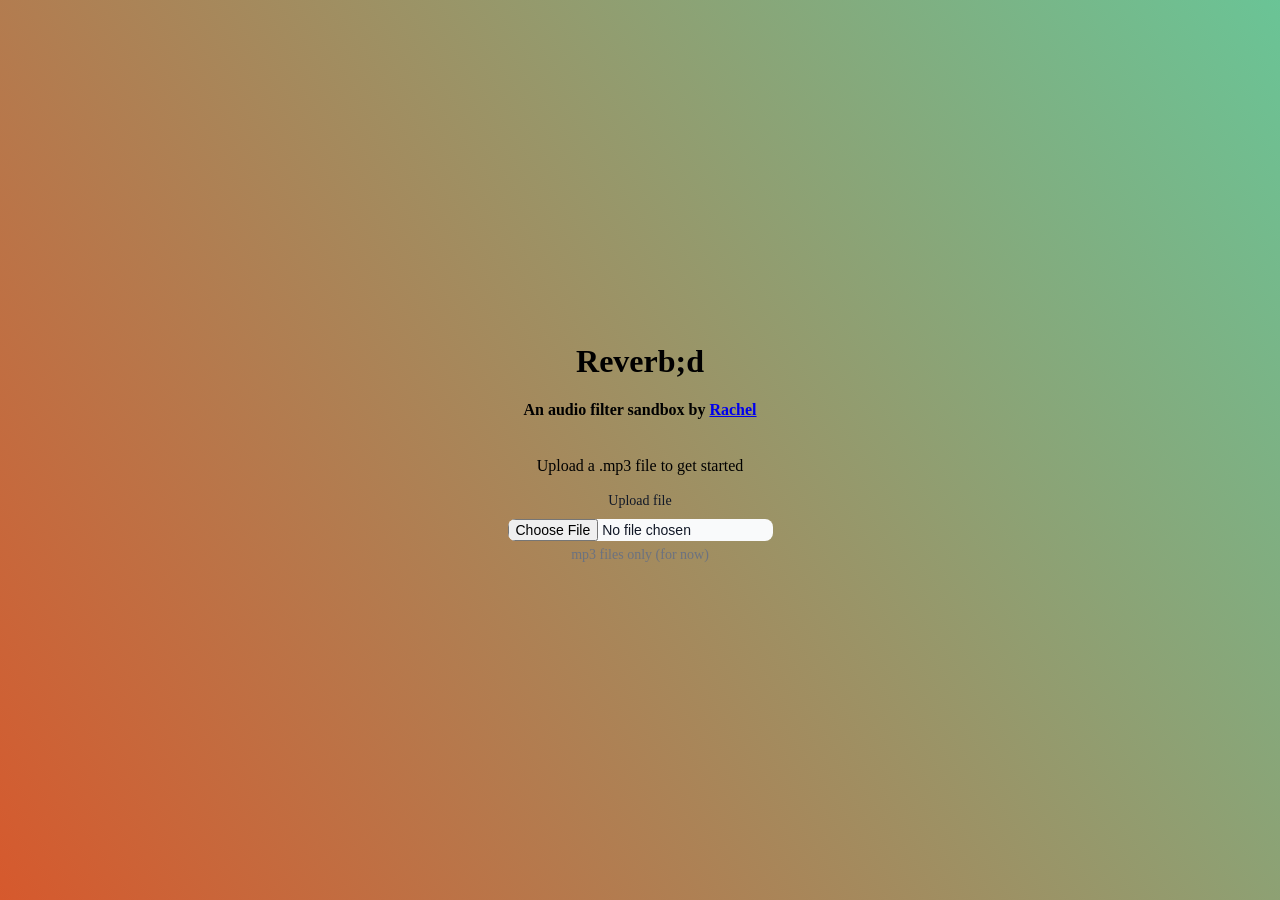
<file: index.html>
<!DOCTYPE html>
<html lang="en-US">
<head>
    <title>Reverb;d</title>
    <link rel="stylesheet" href="site/css/output.css">
</head>
<body class="centered-body">
<div class="max-w-screen-lg centered-div">
    <!-- Header -->
    <header>
        <h1>Reverb;d</h1>
        <h4>An audio filter sandbox by <a href="https://github.com/sheikhrachel">Rachel</a></h4>
    </header>
    <!-- Main Content -->
    <main>
        <!-- Upload Form -->
        <form id="uploadForm" enctype="multipart/form-data">
            <p>Upload a .mp3 file to get started</p>
            <label class="label-text" for="file_input">Upload file</label>
            <input class="file-input" aria-describedby="file_input_help" id="file_input" type="file" accept=".mp3">
            <p class="help-text" id="file_input_help">mp3 files only (for now)</p>
        </form>
        <!-- Audio Controls -->
        <div id="audio-controls" class="flex items-center p-4 bg-gray-900 text-white">
            <!-- Custom Play/Pause Button -->
            <button id="playPauseButton" class="audio-btn mr-4">
                Play
            </button>
            <!-- Custom Audio Progress Bar -->
            <div id="progressContainer" class="relative flex-1 mr-4 h-2 bg-gray-700 rounded">
                <div id="progressBar" class="absolute h-2 bg-blue-500 rounded"></div>
            </div>
        </div>
        <!-- Audio Visualizer -->
        <div id="audio-visualizer">
            <canvas id="visualizerCanvas"></canvas>
        </div>
        <!-- Filter Buttons -->
        <div id="filter-buttons">
            <p>Use these buttons to apply an audio filter</p>
        </div>
        <!-- loading spinner -->
        <div id="loading-spinner" class="loading-spinner" style="display:none;"></div>
    </main>
</div>
<!-- Scripts -->
<script src="site/js/site.js"></script>
</body>
</html>
</file>
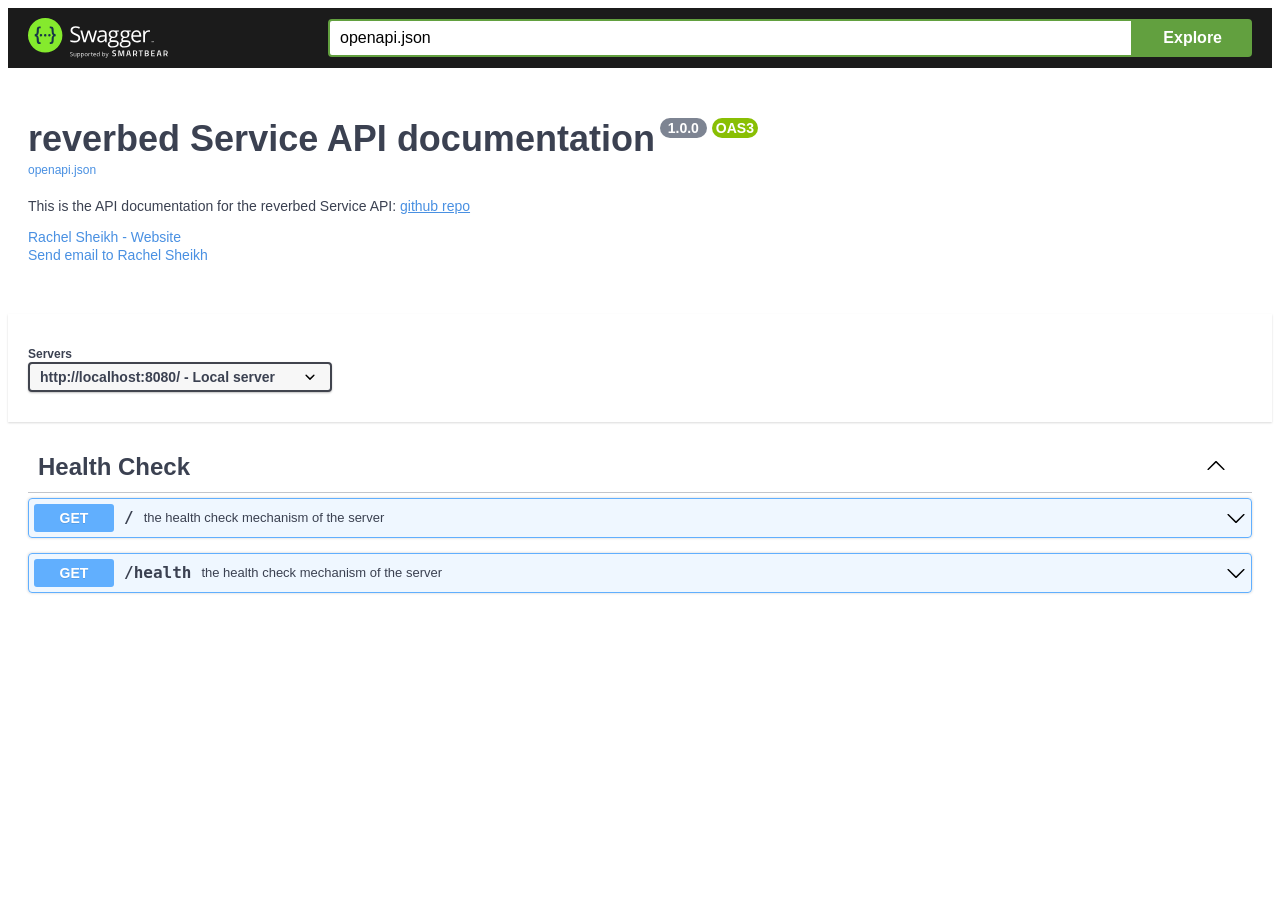
<file: swaggerui/index.html>
<!-- HTML for static distribution bundle build -->
<!DOCTYPE html>
<html lang="en">
  <head>
    <meta charset="UTF-8">
    <title>Swagger UI</title>
    <link rel="stylesheet" type="text/css" href="./swagger-ui.css" />
    <link rel="icon" type="image/png" href="./favicon-32x32.png" sizes="32x32" />
    <link rel="icon" type="image/png" href="./favicon-16x16.png" sizes="16x16" />
  </head>

  <body>
    <div id="swagger-ui"></div>
    <script src="./swagger-ui-bundle.js" charset="UTF-8"> </script>
    <script src="./swagger-ui-standalone-preset.js" charset="UTF-8"> </script>
    <script src="./swagger-initializer.js" charset="UTF-8"> </script>
  </body>
</html>
</file>
<file: site/css/output.css>
#filter-buttons {
  display: flex;
  flex-wrap: wrap;
  justify-content: space-between;
}

.filter-btn {
  border-radius: 0.25rem;
  padding: 0.5rem 1rem;
  font-weight: 700;
  flex-basis: calc(33.3333% - 10px);
  margin: 5px;
}

.filter-btn-blue {
  --tw-bg-opacity: 1;
  background-color: rgb(59 130 246 / var(--tw-bg-opacity));
  --tw-text-opacity: 1;
  color: rgb(255 255 255 / var(--tw-text-opacity))
}

.filter-btn-blue:hover {
  --tw-bg-opacity: 1;
  background-color: rgb(29 78 216 / var(--tw-bg-opacity))
}

.audio-btn {
  border-radius: 0.25rem;
  --tw-bg-opacity: 1;
  background-color: rgb(59 130 246 / var(--tw-bg-opacity));
  padding: 0.5rem 1rem;
  --tw-text-opacity: 1;
  color: rgb(255 255 255 / var(--tw-text-opacity))
}

.audio-btn:hover {
  --tw-bg-opacity: 1;
  background-color: rgb(29 78 216 / var(--tw-bg-opacity))
}

.label-text {
  margin-bottom: 0.5rem;
  display: block;
  font-size: 0.875rem;
  line-height: 1.25rem;
  font-weight: 500;
  --tw-text-opacity: 1;
  color: rgb(17 24 39 / var(--tw-text-opacity))
}

@media (prefers-color-scheme: dark) {
  .label-text {
    --tw-text-opacity: 1;
    color: rgb(255 255 255 / var(--tw-text-opacity))
  }
}

.file-input {
  display: block;
  width: 100%;
  cursor: pointer;
  border-radius: 0.5rem;
  border-width: 1px;
  --tw-border-opacity: 1;
  border-color: rgb(209 213 219 / var(--tw-border-opacity));
  --tw-bg-opacity: 1;
  background-color: rgb(249 250 251 / var(--tw-bg-opacity));
  font-size: 0.875rem;
  line-height: 1.25rem;
  --tw-text-opacity: 1;
  color: rgb(17 24 39 / var(--tw-text-opacity))
}

.file-input:focus {
  outline: 2px solid transparent;
  outline-offset: 2px
}

@media (prefers-color-scheme: dark) {
  .file-input {
    --tw-border-opacity: 1;
    border-color: rgb(75 85 99 / var(--tw-border-opacity));
    --tw-bg-opacity: 1;
    background-color: rgb(55 65 81 / var(--tw-bg-opacity));
    --tw-text-opacity: 1;
    color: rgb(156 163 175 / var(--tw-text-opacity))
  }

  .file-input::-moz-placeholder {
    --tw-placeholder-opacity: 1;
    color: rgb(156 163 175 / var(--tw-placeholder-opacity))
  }

  .file-input::placeholder {
    --tw-placeholder-opacity: 1;
    color: rgb(156 163 175 / var(--tw-placeholder-opacity))
  }
}

.help-text {
  margin-top: 0.25rem;
  font-size: 0.875rem;
  line-height: 1.25rem;
  --tw-text-opacity: 1;
  color: rgb(107 114 128 / var(--tw-text-opacity))
}

@media (prefers-color-scheme: dark) {
  .help-text {
    --tw-text-opacity: 1;
    color: rgb(209 213 219 / var(--tw-text-opacity))
  }
}

body {
  display: flex;
  align-items: center;
  justify-content: center;
  height: 100vh;
  margin: 0;
  background-image: linear-gradient(235deg, #6ac496, #d6592d);
}

div.max-w-screen-lg {
  display: flex;
  flex-direction: column;
  align-items: center;
  text-align: center;
}

h4 a:visited, h4 a:active, h4 a:focus {
  outline: none;
  color: inherit;
}

.loading-spinner {
  width: 100px;
  height: 100px;
  position: relative;
  margin: 0 auto;
}

.orb {
  position: absolute;
  width: 10px;
  height: 10px;
  border-radius: 50%;
  background: linear-gradient(to bottom, #d6592d, #6ac496);
}

.orb::before {
  content: "";
  display: block;
  width: 100%;
  height: 100%;
  border-radius: 50%;
  background: inherit;
  animation: pulse 2s ease-in-out infinite;
}

@keyframes rotate {
  0% { transform: rotate(0deg); }
  100% { transform: rotate(360deg); }
}

@keyframes pulse {
  0%, 100% { transform: scale(1); }
  50% { transform: scale(1.5); }
}

#visualizerCanvas {
  transform: scaleX(2);
}
</file>
<file: swaggerui/swagger-ui.css>
.swagger-ui{color:#3b4151;font-family:sans-serif/*! normalize.css v7.0.0 | MIT License | github.com/necolas/normalize.css */}.swagger-ui html{-ms-text-size-adjust:100%;-webkit-text-size-adjust:100%;line-height:1.15}.swagger-ui body{margin:0}.swagger-ui article,.swagger-ui aside,.swagger-ui footer,.swagger-ui header,.swagger-ui nav,.swagger-ui section{display:block}.swagger-ui h1{font-size:2em;margin:.67em 0}.swagger-ui figcaption,.swagger-ui figure,.swagger-ui main{display:block}.swagger-ui figure{margin:1em 40px}.swagger-ui hr{box-sizing:content-box;height:0;overflow:visible}.swagger-ui pre{font-family:monospace,monospace;font-size:1em}.swagger-ui a{-webkit-text-decoration-skip:objects;background-color:transparent}.swagger-ui abbr[title]{border-bottom:none;text-decoration:underline;-webkit-text-decoration:underline dotted;text-decoration:underline dotted}.swagger-ui b,.swagger-ui strong{font-weight:inherit;font-weight:bolder}.swagger-ui code,.swagger-ui kbd,.swagger-ui samp{font-family:monospace,monospace;font-size:1em}.swagger-ui dfn{font-style:italic}.swagger-ui mark{background-color:#ff0;color:#000}.swagger-ui small{font-size:80%}.swagger-ui sub,.swagger-ui sup{font-size:75%;line-height:0;position:relative;vertical-align:baseline}.swagger-ui sub{bottom:-.25em}.swagger-ui sup{top:-.5em}.swagger-ui audio,.swagger-ui video{display:inline-block}.swagger-ui audio:not([controls]){display:none;height:0}.swagger-ui img{border-style:none}.swagger-ui svg:not(:root){overflow:hidden}.swagger-ui button,.swagger-ui input,.swagger-ui optgroup,.swagger-ui select,.swagger-ui textarea{font-family:sans-serif;font-size:100%;line-height:1.15;margin:0}.swagger-ui button,.swagger-ui input{overflow:visible}.swagger-ui button,.swagger-ui select{text-transform:none}.swagger-ui [type=reset],.swagger-ui [type=submit],.swagger-ui button,.swagger-ui html [type=button]{-webkit-appearance:button}.swagger-ui [type=button]::-moz-focus-inner,.swagger-ui [type=reset]::-moz-focus-inner,.swagger-ui [type=submit]::-moz-focus-inner,.swagger-ui button::-moz-focus-inner{border-style:none;padding:0}.swagger-ui [type=button]:-moz-focusring,.swagger-ui [type=reset]:-moz-focusring,.swagger-ui [type=submit]:-moz-focusring,.swagger-ui button:-moz-focusring{outline:1px dotted ButtonText}.swagger-ui fieldset{padding:.35em .75em .625em}.swagger-ui legend{box-sizing:border-box;color:inherit;display:table;max-width:100%;padding:0;white-space:normal}.swagger-ui progress{display:inline-block;vertical-align:baseline}.swagger-ui textarea{overflow:auto}.swagger-ui [type=checkbox],.swagger-ui [type=radio]{box-sizing:border-box;padding:0}.swagger-ui [type=number]::-webkit-inner-spin-button,.swagger-ui [type=number]::-webkit-outer-spin-button{height:auto}.swagger-ui [type=search]{-webkit-appearance:textfield;outline-offset:-2px}.swagger-ui [type=search]::-webkit-search-cancel-button,.swagger-ui [type=search]::-webkit-search-decoration{-webkit-appearance:none}.swagger-ui ::-webkit-file-upload-button{-webkit-appearance:button;font:inherit}.swagger-ui details,.swagger-ui menu{display:block}.swagger-ui summary{display:list-item}.swagger-ui canvas{display:inline-block}.swagger-ui [hidden],.swagger-ui template{display:none}.swagger-ui .debug *{outline:1px solid gold}.swagger-ui .debug-white *{outline:1px solid #fff}.swagger-ui .debug-black *{outline:1px solid #000}.swagger-ui .debug-grid{background:transparent url([data-uri]) repeat 0 0}.swagger-ui .debug-grid-16{background:transparent url([data-uri]) repeat 0 0}.swagger-ui .debug-grid-8-solid{background:#fff url([data-uri]) repeat 0 0}.swagger-ui .debug-grid-16-solid{background:#fff url([data-uri]) repeat 0 0}.swagger-ui .border-box,.swagger-ui a,.swagger-ui article,.swagger-ui body,.swagger-ui code,.swagger-ui dd,.swagger-ui div,.swagger-ui dl,.swagger-ui dt,.swagger-ui fieldset,.swagger-ui footer,.swagger-ui form,.swagger-ui h1,.swagger-ui h2,.swagger-ui h3,.swagger-ui h4,.swagger-ui h5,.swagger-ui h6,.swagger-ui header,.swagger-ui html,.swagger-ui input[type=email],.swagger-ui input[type=number],.swagger-ui input[type=password],.swagger-ui input[type=tel],.swagger-ui input[type=text],.swagger-ui input[type=url],.swagger-ui legend,.swagger-ui li,.swagger-ui main,.swagger-ui ol,.swagger-ui p,.swagger-ui pre,.swagger-ui section,.swagger-ui table,.swagger-ui td,.swagger-ui textarea,.swagger-ui th,.swagger-ui tr,.swagger-ui ul{box-sizing:border-box}.swagger-ui .aspect-ratio{height:0;position:relative}.swagger-ui .aspect-ratio--16x9{padding-bottom:56.25%}.swagger-ui .aspect-ratio--9x16{padding-bottom:177.77%}.swagger-ui .aspect-ratio--4x3{padding-bottom:75%}.swagger-ui .aspect-ratio--3x4{padding-bottom:133.33%}.swagger-ui .aspect-ratio--6x4{padding-bottom:66.6%}.swagger-ui .aspect-ratio--4x6{padding-bottom:150%}.swagger-ui .aspect-ratio--8x5{padding-bottom:62.5%}.swagger-ui .aspect-ratio--5x8{padding-bottom:160%}.swagger-ui .aspect-ratio--7x5{padding-bottom:71.42%}.swagger-ui .aspect-ratio--5x7{padding-bottom:140%}.swagger-ui .aspect-ratio--1x1{padding-bottom:100%}.swagger-ui .aspect-ratio--object{bottom:0;height:100%;left:0;position:absolute;right:0;top:0;width:100%;z-index:100}@media screen and (min-width:30em){.swagger-ui .aspect-ratio-ns{height:0;position:relative}.swagger-ui .aspect-ratio--16x9-ns{padding-bottom:56.25%}.swagger-ui .aspect-ratio--9x16-ns{padding-bottom:177.77%}.swagger-ui .aspect-ratio--4x3-ns{padding-bottom:75%}.swagger-ui .aspect-ratio--3x4-ns{padding-bottom:133.33%}.swagger-ui .aspect-ratio--6x4-ns{padding-bottom:66.6%}.swagger-ui .aspect-ratio--4x6-ns{padding-bottom:150%}.swagger-ui .aspect-ratio--8x5-ns{padding-bottom:62.5%}.swagger-ui .aspect-ratio--5x8-ns{padding-bottom:160%}.swagger-ui .aspect-ratio--7x5-ns{padding-bottom:71.42%}.swagger-ui .aspect-ratio--5x7-ns{padding-bottom:140%}.swagger-ui .aspect-ratio--1x1-ns{padding-bottom:100%}.swagger-ui .aspect-ratio--object-ns{bottom:0;height:100%;left:0;position:absolute;right:0;top:0;width:100%;z-index:100}}@media screen and (min-width:30em)and (max-width:60em){.swagger-ui .aspect-ratio-m{height:0;position:relative}.swagger-ui .aspect-ratio--16x9-m{padding-bottom:56.25%}.swagger-ui .aspect-ratio--9x16-m{padding-bottom:177.77%}.swagger-ui .aspect-ratio--4x3-m{padding-bottom:75%}.swagger-ui .aspect-ratio--3x4-m{padding-bottom:133.33%}.swagger-ui .aspect-ratio--6x4-m{padding-bottom:66.6%}.swagger-ui .aspect-ratio--4x6-m{padding-bottom:150%}.swagger-ui .aspect-ratio--8x5-m{padding-bottom:62.5%}.swagger-ui .aspect-ratio--5x8-m{padding-bottom:160%}.swagger-ui .aspect-ratio--7x5-m{padding-bottom:71.42%}.swagger-ui .aspect-ratio--5x7-m{padding-bottom:140%}.swagger-ui .aspect-ratio--1x1-m{padding-bottom:100%}.swagger-ui .aspect-ratio--object-m{bottom:0;height:100%;left:0;position:absolute;right:0;top:0;width:100%;z-index:100}}@media screen and (min-width:60em){.swagger-ui .aspect-ratio-l{height:0;position:relative}.swagger-ui .aspect-ratio--16x9-l{padding-bottom:56.25%}.swagger-ui .aspect-ratio--9x16-l{padding-bottom:177.77%}.swagger-ui .aspect-ratio--4x3-l{padding-bottom:75%}.swagger-ui .aspect-ratio--3x4-l{padding-bottom:133.33%}.swagger-ui .aspect-ratio--6x4-l{padding-bottom:66.6%}.swagger-ui .aspect-ratio--4x6-l{padding-bottom:150%}.swagger-ui .aspect-ratio--8x5-l{padding-bottom:62.5%}.swagger-ui .aspect-ratio--5x8-l{padding-bottom:160%}.swagger-ui .aspect-ratio--7x5-l{padding-bottom:71.42%}.swagger-ui .aspect-ratio--5x7-l{padding-bottom:140%}.swagger-ui .aspect-ratio--1x1-l{padding-bottom:100%}.swagger-ui .aspect-ratio--object-l{bottom:0;height:100%;left:0;position:absolute;right:0;top:0;width:100%;z-index:100}}.swagger-ui img{max-width:100%}.swagger-ui .cover{background-size:cover!important}.swagger-ui .contain{background-size:contain!important}@media screen and (min-width:30em){.swagger-ui .cover-ns{background-size:cover!important}.swagger-ui .contain-ns{background-size:contain!important}}@media screen and (min-width:30em)and (max-width:60em){.swagger-ui .cover-m{background-size:cover!important}.swagger-ui .contain-m{background-size:contain!important}}@media screen and (min-width:60em){.swagger-ui .cover-l{background-size:cover!important}.swagger-ui .contain-l{background-size:contain!important}}.swagger-ui .bg-center{background-position:50%;background-repeat:no-repeat}.swagger-ui .bg-top{background-position:top;background-repeat:no-repeat}.swagger-ui .bg-right{background-position:100%;background-repeat:no-repeat}.swagger-ui .bg-bottom{background-position:bottom;background-repeat:no-repeat}.swagger-ui .bg-left{background-position:0;background-repeat:no-repeat}@media screen and (min-width:30em){.swagger-ui .bg-center-ns{background-position:50%;background-repeat:no-repeat}.swagger-ui .bg-top-ns{background-position:top;background-repeat:no-repeat}.swagger-ui .bg-right-ns{background-position:100%;background-repeat:no-repeat}.swagger-ui .bg-bottom-ns{background-position:bottom;background-repeat:no-repeat}.swagger-ui .bg-left-ns{background-position:0;background-repeat:no-repeat}}@media screen and (min-width:30em)and (max-width:60em){.swagger-ui .bg-center-m{background-position:50%;background-repeat:no-repeat}.swagger-ui .bg-top-m{background-position:top;background-repeat:no-repeat}.swagger-ui .bg-right-m{background-position:100%;background-repeat:no-repeat}.swagger-ui .bg-bottom-m{background-position:bottom;background-repeat:no-repeat}.swagger-ui .bg-left-m{background-position:0;background-repeat:no-repeat}}@media screen and (min-width:60em){.swagger-ui .bg-center-l{background-position:50%;background-repeat:no-repeat}.swagger-ui .bg-top-l{background-position:top;background-repeat:no-repeat}.swagger-ui .bg-right-l{background-position:100%;background-repeat:no-repeat}.swagger-ui .bg-bottom-l{background-position:bottom;background-repeat:no-repeat}.swagger-ui .bg-left-l{background-position:0;background-repeat:no-repeat}}.swagger-ui .outline{outline:1px solid}.swagger-ui .outline-transparent{outline:1px solid transparent}.swagger-ui .outline-0{outline:0}@media screen and (min-width:30em){.swagger-ui .outline-ns{outline:1px solid}.swagger-ui .outline-transparent-ns{outline:1px solid transparent}.swagger-ui .outline-0-ns{outline:0}}@media screen and (min-width:30em)and (max-width:60em){.swagger-ui .outline-m{outline:1px solid}.swagger-ui .outline-transparent-m{outline:1px solid transparent}.swagger-ui .outline-0-m{outline:0}}@media screen and (min-width:60em){.swagger-ui .outline-l{outline:1px solid}.swagger-ui .outline-transparent-l{outline:1px solid transparent}.swagger-ui .outline-0-l{outline:0}}.swagger-ui .ba{border-style:solid;border-width:1px}.swagger-ui .bt{border-top-style:solid;border-top-width:1px}.swagger-ui .br{border-right-style:solid;border-right-width:1px}.swagger-ui .bb{border-bottom-style:solid;border-bottom-width:1px}.swagger-ui .bl{border-left-style:solid;border-left-width:1px}.swagger-ui .bn{border-style:none;border-width:0}@media screen and (min-width:30em){.swagger-ui .ba-ns{border-style:solid;border-width:1px}.swagger-ui .bt-ns{border-top-style:solid;border-top-width:1px}.swagger-ui .br-ns{border-right-style:solid;border-right-width:1px}.swagger-ui .bb-ns{border-bottom-style:solid;border-bottom-width:1px}.swagger-ui .bl-ns{border-left-style:solid;border-left-width:1px}.swagger-ui .bn-ns{border-style:none;border-width:0}}@media screen and (min-width:30em)and (max-width:60em){.swagger-ui .ba-m{border-style:solid;border-width:1px}.swagger-ui .bt-m{border-top-style:solid;border-top-width:1px}.swagger-ui .br-m{border-right-style:solid;border-right-width:1px}.swagger-ui .bb-m{border-bottom-style:solid;border-bottom-width:1px}.swagger-ui .bl-m{border-left-style:solid;border-left-width:1px}.swagger-ui .bn-m{border-style:none;border-width:0}}@media screen and (min-width:60em){.swagger-ui .ba-l{border-style:solid;border-width:1px}.swagger-ui .bt-l{border-top-style:solid;border-top-width:1px}.swagger-ui .br-l{border-right-style:solid;border-right-width:1px}.swagger-ui .bb-l{border-bottom-style:solid;border-bottom-width:1px}.swagger-ui .bl-l{border-left-style:solid;border-left-width:1px}.swagger-ui .bn-l{border-style:none;border-width:0}}.swagger-ui .b--black{border-color:#000}.swagger-ui .b--near-black{border-color:#111}.swagger-ui .b--dark-gray{border-color:#333}.swagger-ui .b--mid-gray{border-color:#555}.swagger-ui .b--gray{border-color:#777}.swagger-ui .b--silver{border-color:#999}.swagger-ui .b--light-silver{border-color:#aaa}.swagger-ui .b--moon-gray{border-color:#ccc}.swagger-ui .b--light-gray{border-color:#eee}.swagger-ui .b--near-white{border-color:#f4f4f4}.swagger-ui .b--white{border-color:#fff}.swagger-ui .b--white-90{border-color:hsla(0,0%,100%,.9)}.swagger-ui .b--white-80{border-color:hsla(0,0%,100%,.8)}.swagger-ui .b--white-70{border-color:hsla(0,0%,100%,.7)}.swagger-ui .b--white-60{border-color:hsla(0,0%,100%,.6)}.swagger-ui .b--white-50{border-color:hsla(0,0%,100%,.5)}.swagger-ui .b--white-40{border-color:hsla(0,0%,100%,.4)}.swagger-ui .b--white-30{border-color:hsla(0,0%,100%,.3)}.swagger-ui .b--white-20{border-color:hsla(0,0%,100%,.2)}.swagger-ui .b--white-10{border-color:hsla(0,0%,100%,.1)}.swagger-ui .b--white-05{border-color:hsla(0,0%,100%,.05)}.swagger-ui .b--white-025{border-color:hsla(0,0%,100%,.025)}.swagger-ui .b--white-0125{border-color:hsla(0,0%,100%,.013)}.swagger-ui .b--black-90{border-color:rgba(0,0,0,.9)}.swagger-ui .b--black-80{border-color:rgba(0,0,0,.8)}.swagger-ui .b--black-70{border-color:rgba(0,0,0,.7)}.swagger-ui .b--black-60{border-color:rgba(0,0,0,.6)}.swagger-ui .b--black-50{border-color:rgba(0,0,0,.5)}.swagger-ui .b--black-40{border-color:rgba(0,0,0,.4)}.swagger-ui .b--black-30{border-color:rgba(0,0,0,.3)}.swagger-ui .b--black-20{border-color:rgba(0,0,0,.2)}.swagger-ui .b--black-10{border-color:rgba(0,0,0,.1)}.swagger-ui .b--black-05{border-color:rgba(0,0,0,.05)}.swagger-ui .b--black-025{border-color:rgba(0,0,0,.025)}.swagger-ui .b--black-0125{border-color:rgba(0,0,0,.013)}.swagger-ui .b--dark-red{border-color:#e7040f}.swagger-ui .b--red{border-color:#ff4136}.swagger-ui .b--light-red{border-color:#ff725c}.swagger-ui .b--orange{border-color:#ff6300}.swagger-ui .b--gold{border-color:#ffb700}.swagger-ui .b--yellow{border-color:gold}.swagger-ui .b--light-yellow{border-color:#fbf1a9}.swagger-ui .b--purple{border-color:#5e2ca5}.swagger-ui .b--light-purple{border-color:#a463f2}.swagger-ui .b--dark-pink{border-color:#d5008f}.swagger-ui .b--hot-pink{border-color:#ff41b4}.swagger-ui .b--pink{border-color:#ff80cc}.swagger-ui .b--light-pink{border-color:#ffa3d7}.swagger-ui .b--dark-green{border-color:#137752}.swagger-ui .b--green{border-color:#19a974}.swagger-ui .b--light-green{border-color:#9eebcf}.swagger-ui .b--navy{border-color:#001b44}.swagger-ui .b--dark-blue{border-color:#00449e}.swagger-ui .b--blue{border-color:#357edd}.swagger-ui .b--light-blue{border-color:#96ccff}.swagger-ui .b--lightest-blue{border-color:#cdecff}.swagger-ui .b--washed-blue{border-color:#f6fffe}.swagger-ui .b--washed-green{border-color:#e8fdf5}.swagger-ui .b--washed-yellow{border-color:#fffceb}.swagger-ui .b--washed-red{border-color:#ffdfdf}.swagger-ui .b--transparent{border-color:transparent}.swagger-ui .b--inherit{border-color:inherit}.swagger-ui .br0{border-radius:0}.swagger-ui .br1{border-radius:.125rem}.swagger-ui .br2{border-radius:.25rem}.swagger-ui .br3{border-radius:.5rem}.swagger-ui .br4{border-radius:1rem}.swagger-ui .br-100{border-radius:100%}.swagger-ui .br-pill{border-radius:9999px}.swagger-ui .br--bottom{border-top-left-radius:0;border-top-right-radius:0}.swagger-ui .br--top{border-bottom-left-radius:0;border-bottom-right-radius:0}.swagger-ui .br--right{border-bottom-left-radius:0;border-top-left-radius:0}.swagger-ui .br--left{border-bottom-right-radius:0;border-top-right-radius:0}@media screen and (min-width:30em){.swagger-ui .br0-ns{border-radius:0}.swagger-ui .br1-ns{border-radius:.125rem}.swagger-ui .br2-ns{border-radius:.25rem}.swagger-ui .br3-ns{border-radius:.5rem}.swagger-ui .br4-ns{border-radius:1rem}.swagger-ui .br-100-ns{border-radius:100%}.swagger-ui .br-pill-ns{border-radius:9999px}.swagger-ui .br--bottom-ns{border-top-left-radius:0;border-top-right-radius:0}.swagger-ui .br--top-ns{border-bottom-left-radius:0;border-bottom-right-radius:0}.swagger-ui .br--right-ns{border-bottom-left-radius:0;border-top-left-radius:0}.swagger-ui .br--left-ns{border-bottom-right-radius:0;border-top-right-radius:0}}@media screen and (min-width:30em)and (max-width:60em){.swagger-ui .br0-m{border-radius:0}.swagger-ui .br1-m{border-radius:.125rem}.swagger-ui .br2-m{border-radius:.25rem}.swagger-ui .br3-m{border-radius:.5rem}.swagger-ui .br4-m{border-radius:1rem}.swagger-ui .br-100-m{border-radius:100%}.swagger-ui .br-pill-m{border-radius:9999px}.swagger-ui .br--bottom-m{border-top-left-radius:0;border-top-right-radius:0}.swagger-ui .br--top-m{border-bottom-left-radius:0;border-bottom-right-radius:0}.swagger-ui .br--right-m{border-bottom-left-radius:0;border-top-left-radius:0}.swagger-ui .br--left-m{border-bottom-right-radius:0;border-top-right-radius:0}}@media screen and (min-width:60em){.swagger-ui .br0-l{border-radius:0}.swagger-ui .br1-l{border-radius:.125rem}.swagger-ui .br2-l{border-radius:.25rem}.swagger-ui .br3-l{border-radius:.5rem}.swagger-ui .br4-l{border-radius:1rem}.swagger-ui .br-100-l{border-radius:100%}.swagger-ui .br-pill-l{border-radius:9999px}.swagger-ui .br--bottom-l{border-top-left-radius:0;border-top-right-radius:0}.swagger-ui .br--top-l{border-bottom-left-radius:0;border-bottom-right-radius:0}.swagger-ui .br--right-l{border-bottom-left-radius:0;border-top-left-radius:0}.swagger-ui .br--left-l{border-bottom-right-radius:0;border-top-right-radius:0}}.swagger-ui .b--dotted{border-style:dotted}.swagger-ui .b--dashed{border-style:dashed}.swagger-ui .b--solid{border-style:solid}.swagger-ui .b--none{border-style:none}@media screen and (min-width:30em){.swagger-ui .b--dotted-ns{border-style:dotted}.swagger-ui .b--dashed-ns{border-style:dashed}.swagger-ui .b--solid-ns{border-style:solid}.swagger-ui .b--none-ns{border-style:none}}@media screen and (min-width:30em)and (max-width:60em){.swagger-ui .b--dotted-m{border-style:dotted}.swagger-ui .b--dashed-m{border-style:dashed}.swagger-ui .b--solid-m{border-style:solid}.swagger-ui .b--none-m{border-style:none}}@media screen and (min-width:60em){.swagger-ui .b--dotted-l{border-style:dotted}.swagger-ui .b--dashed-l{border-style:dashed}.swagger-ui .b--solid-l{border-style:solid}.swagger-ui .b--none-l{border-style:none}}.swagger-ui .bw0{border-width:0}.swagger-ui .bw1{border-width:.125rem}.swagger-ui .bw2{border-width:.25rem}.swagger-ui .bw3{border-width:.5rem}.swagger-ui .bw4{border-width:1rem}.swagger-ui .bw5{border-width:2rem}.swagger-ui .bt-0{border-top-width:0}.swagger-ui .br-0{border-right-width:0}.swagger-ui .bb-0{border-bottom-width:0}.swagger-ui .bl-0{border-left-width:0}@media screen and (min-width:30em){.swagger-ui .bw0-ns{border-width:0}.swagger-ui .bw1-ns{border-width:.125rem}.swagger-ui .bw2-ns{border-width:.25rem}.swagger-ui .bw3-ns{border-width:.5rem}.swagger-ui .bw4-ns{border-width:1rem}.swagger-ui .bw5-ns{border-width:2rem}.swagger-ui .bt-0-ns{border-top-width:0}.swagger-ui .br-0-ns{border-right-width:0}.swagger-ui .bb-0-ns{border-bottom-width:0}.swagger-ui .bl-0-ns{border-left-width:0}}@media screen and (min-width:30em)and (max-width:60em){.swagger-ui .bw0-m{border-width:0}.swagger-ui .bw1-m{border-width:.125rem}.swagger-ui .bw2-m{border-width:.25rem}.swagger-ui .bw3-m{border-width:.5rem}.swagger-ui .bw4-m{border-width:1rem}.swagger-ui .bw5-m{border-width:2rem}.swagger-ui .bt-0-m{border-top-width:0}.swagger-ui .br-0-m{border-right-width:0}.swagger-ui .bb-0-m{border-bottom-width:0}.swagger-ui .bl-0-m{border-left-width:0}}@media screen and (min-width:60em){.swagger-ui .bw0-l{border-width:0}.swagger-ui .bw1-l{border-width:.125rem}.swagger-ui .bw2-l{border-width:.25rem}.swagger-ui .bw3-l{border-width:.5rem}.swagger-ui .bw4-l{border-width:1rem}.swagger-ui .bw5-l{border-width:2rem}.swagger-ui .bt-0-l{border-top-width:0}.swagger-ui .br-0-l{border-right-width:0}.swagger-ui .bb-0-l{border-bottom-width:0}.swagger-ui .bl-0-l{border-left-width:0}}.swagger-ui .shadow-1{box-shadow:0 0 4px 2px rgba(0,0,0,.2)}.swagger-ui .shadow-2{box-shadow:0 0 8px 2px rgba(0,0,0,.2)}.swagger-ui .shadow-3{box-shadow:2px 2px 4px 2px rgba(0,0,0,.2)}.swagger-ui .shadow-4{box-shadow:2px 2px 8px 0 rgba(0,0,0,.2)}.swagger-ui .shadow-5{box-shadow:4px 4px 8px 0 rgba(0,0,0,.2)}@media screen and (min-width:30em){.swagger-ui .shadow-1-ns{box-shadow:0 0 4px 2px rgba(0,0,0,.2)}.swagger-ui .shadow-2-ns{box-shadow:0 0 8px 2px rgba(0,0,0,.2)}.swagger-ui .shadow-3-ns{box-shadow:2px 2px 4px 2px rgba(0,0,0,.2)}.swagger-ui .shadow-4-ns{box-shadow:2px 2px 8px 0 rgba(0,0,0,.2)}.swagger-ui .shadow-5-ns{box-shadow:4px 4px 8px 0 rgba(0,0,0,.2)}}@media screen and (min-width:30em)and (max-width:60em){.swagger-ui .shadow-1-m{box-shadow:0 0 4px 2px rgba(0,0,0,.2)}.swagger-ui .shadow-2-m{box-shadow:0 0 8px 2px rgba(0,0,0,.2)}.swagger-ui .shadow-3-m{box-shadow:2px 2px 4px 2px rgba(0,0,0,.2)}.swagger-ui .shadow-4-m{box-shadow:2px 2px 8px 0 rgba(0,0,0,.2)}.swagger-ui .shadow-5-m{box-shadow:4px 4px 8px 0 rgba(0,0,0,.2)}}@media screen and (min-width:60em){.swagger-ui .shadow-1-l{box-shadow:0 0 4px 2px rgba(0,0,0,.2)}.swagger-ui .shadow-2-l{box-shadow:0 0 8px 2px rgba(0,0,0,.2)}.swagger-ui .shadow-3-l{box-shadow:2px 2px 4px 2px rgba(0,0,0,.2)}.swagger-ui .shadow-4-l{box-shadow:2px 2px 8px 0 rgba(0,0,0,.2)}.swagger-ui .shadow-5-l{box-shadow:4px 4px 8px 0 rgba(0,0,0,.2)}}.swagger-ui .pre{overflow-x:auto;overflow-y:hidden;overflow:scroll}.swagger-ui .top-0{top:0}.swagger-ui .right-0{right:0}.swagger-ui .bottom-0{bottom:0}.swagger-ui .left-0{left:0}.swagger-ui .top-1{top:1rem}.swagger-ui .right-1{right:1rem}.swagger-ui .bottom-1{bottom:1rem}.swagger-ui .left-1{left:1rem}.swagger-ui .top-2{top:2rem}.swagger-ui .right-2{right:2rem}.swagger-ui .bottom-2{bottom:2rem}.swagger-ui .left-2{left:2rem}.swagger-ui .top--1{top:-1rem}.swagger-ui .right--1{right:-1rem}.swagger-ui .bottom--1{bottom:-1rem}.swagger-ui .left--1{left:-1rem}.swagger-ui .top--2{top:-2rem}.swagger-ui .right--2{right:-2rem}.swagger-ui .bottom--2{bottom:-2rem}.swagger-ui .left--2{left:-2rem}.swagger-ui .absolute--fill{bottom:0;left:0;right:0;top:0}@media screen and (min-width:30em){.swagger-ui .top-0-ns{top:0}.swagger-ui .left-0-ns{left:0}.swagger-ui .right-0-ns{right:0}.swagger-ui .bottom-0-ns{bottom:0}.swagger-ui .top-1-ns{top:1rem}.swagger-ui .left-1-ns{left:1rem}.swagger-ui .right-1-ns{right:1rem}.swagger-ui .bottom-1-ns{bottom:1rem}.swagger-ui .top-2-ns{top:2rem}.swagger-ui .left-2-ns{left:2rem}.swagger-ui .right-2-ns{right:2rem}.swagger-ui .bottom-2-ns{bottom:2rem}.swagger-ui .top--1-ns{top:-1rem}.swagger-ui .right--1-ns{right:-1rem}.swagger-ui .bottom--1-ns{bottom:-1rem}.swagger-ui .left--1-ns{left:-1rem}.swagger-ui .top--2-ns{top:-2rem}.swagger-ui .right--2-ns{right:-2rem}.swagger-ui .bottom--2-ns{bottom:-2rem}.swagger-ui .left--2-ns{left:-2rem}.swagger-ui .absolute--fill-ns{bottom:0;left:0;right:0;top:0}}@media screen and (min-width:30em)and (max-width:60em){.swagger-ui .top-0-m{top:0}.swagger-ui .left-0-m{left:0}.swagger-ui .right-0-m{right:0}.swagger-ui .bottom-0-m{bottom:0}.swagger-ui .top-1-m{top:1rem}.swagger-ui .left-1-m{left:1rem}.swagger-ui .right-1-m{right:1rem}.swagger-ui .bottom-1-m{bottom:1rem}.swagger-ui .top-2-m{top:2rem}.swagger-ui .left-2-m{left:2rem}.swagger-ui .right-2-m{right:2rem}.swagger-ui .bottom-2-m{bottom:2rem}.swagger-ui .top--1-m{top:-1rem}.swagger-ui .right--1-m{right:-1rem}.swagger-ui .bottom--1-m{bottom:-1rem}.swagger-ui .left--1-m{left:-1rem}.swagger-ui .top--2-m{top:-2rem}.swagger-ui .right--2-m{right:-2rem}.swagger-ui .bottom--2-m{bottom:-2rem}.swagger-ui .left--2-m{left:-2rem}.swagger-ui .absolute--fill-m{bottom:0;left:0;right:0;top:0}}@media screen and (min-width:60em){.swagger-ui .top-0-l{top:0}.swagger-ui .left-0-l{left:0}.swagger-ui .right-0-l{right:0}.swagger-ui .bottom-0-l{bottom:0}.swagger-ui .top-1-l{top:1rem}.swagger-ui .left-1-l{left:1rem}.swagger-ui .right-1-l{right:1rem}.swagger-ui .bottom-1-l{bottom:1rem}.swagger-ui .top-2-l{top:2rem}.swagger-ui .left-2-l{left:2rem}.swagger-ui .right-2-l{right:2rem}.swagger-ui .bottom-2-l{bottom:2rem}.swagger-ui .top--1-l{top:-1rem}.swagger-ui .right--1-l{right:-1rem}.swagger-ui .bottom--1-l{bottom:-1rem}.swagger-ui .left--1-l{left:-1rem}.swagger-ui .top--2-l{top:-2rem}.swagger-ui .right--2-l{right:-2rem}.swagger-ui .bottom--2-l{bottom:-2rem}.swagger-ui .left--2-l{left:-2rem}.swagger-ui .absolute--fill-l{bottom:0;left:0;right:0;top:0}}.swagger-ui .cf:after,.swagger-ui .cf:before{content:" ";display:table}.swagger-ui .cf:after{clear:both}.swagger-ui .cf{zoom:1}.swagger-ui .cl{clear:left}.swagger-ui .cr{clear:right}.swagger-ui .cb{clear:both}.swagger-ui .cn{clear:none}@media screen and (min-width:30em){.swagger-ui .cl-ns{clear:left}.swagger-ui .cr-ns{clear:right}.swagger-ui .cb-ns{clear:both}.swagger-ui .cn-ns{clear:none}}@media screen and (min-width:30em)and (max-width:60em){.swagger-ui .cl-m{clear:left}.swagger-ui .cr-m{clear:right}.swagger-ui .cb-m{clear:both}.swagger-ui .cn-m{clear:none}}@media screen and (min-width:60em){.swagger-ui .cl-l{clear:left}.swagger-ui .cr-l{clear:right}.swagger-ui .cb-l{clear:both}.swagger-ui .cn-l{clear:none}}.swagger-ui .flex{display:flex}.swagger-ui .inline-flex{display:inline-flex}.swagger-ui .flex-auto{flex:1 1 auto;min-height:0;min-width:0}.swagger-ui .flex-none{flex:none}.swagger-ui .flex-column{flex-direction:column}.swagger-ui .flex-row{flex-direction:row}.swagger-ui .flex-wrap{flex-wrap:wrap}.swagger-ui .flex-nowrap{flex-wrap:nowrap}.swagger-ui .flex-wrap-reverse{flex-wrap:wrap-reverse}.swagger-ui .flex-column-reverse{flex-direction:column-reverse}.swagger-ui .flex-row-reverse{flex-direction:row-reverse}.swagger-ui .items-start{align-items:flex-start}.swagger-ui .items-end{align-items:flex-end}.swagger-ui .items-center{align-items:center}.swagger-ui .items-baseline{align-items:baseline}.swagger-ui .items-stretch{align-items:stretch}.swagger-ui .self-start{align-self:flex-start}.swagger-ui .self-end{align-self:flex-end}.swagger-ui .self-center{align-self:center}.swagger-ui .self-baseline{align-self:baseline}.swagger-ui .self-stretch{align-self:stretch}.swagger-ui .justify-start{justify-content:flex-start}.swagger-ui .justify-end{justify-content:flex-end}.swagger-ui .justify-center{justify-content:center}.swagger-ui .justify-between{justify-content:space-between}.swagger-ui .justify-around{justify-content:space-around}.swagger-ui .content-start{align-content:flex-start}.swagger-ui .content-end{align-content:flex-end}.swagger-ui .content-center{align-content:center}.swagger-ui .content-between{align-content:space-between}.swagger-ui .content-around{align-content:space-around}.swagger-ui .content-stretch{align-content:stretch}.swagger-ui .order-0{order:0}.swagger-ui .order-1{order:1}.swagger-ui .order-2{order:2}.swagger-ui .order-3{order:3}.swagger-ui .order-4{order:4}.swagger-ui .order-5{order:5}.swagger-ui .order-6{order:6}.swagger-ui .order-7{order:7}.swagger-ui .order-8{order:8}.swagger-ui .order-last{order:99999}.swagger-ui .flex-grow-0{flex-grow:0}.swagger-ui .flex-grow-1{flex-grow:1}.swagger-ui .flex-shrink-0{flex-shrink:0}.swagger-ui .flex-shrink-1{flex-shrink:1}@media screen and (min-width:30em){.swagger-ui .flex-ns{display:flex}.swagger-ui .inline-flex-ns{display:inline-flex}.swagger-ui .flex-auto-ns{flex:1 1 auto;min-height:0;min-width:0}.swagger-ui .flex-none-ns{flex:none}.swagger-ui .flex-column-ns{flex-direction:column}.swagger-ui .flex-row-ns{flex-direction:row}.swagger-ui .flex-wrap-ns{flex-wrap:wrap}.swagger-ui .flex-nowrap-ns{flex-wrap:nowrap}.swagger-ui .flex-wrap-reverse-ns{flex-wrap:wrap-reverse}.swagger-ui .flex-column-reverse-ns{flex-direction:column-reverse}.swagger-ui .flex-row-reverse-ns{flex-direction:row-reverse}.swagger-ui .items-start-ns{align-items:flex-start}.swagger-ui .items-end-ns{align-items:flex-end}.swagger-ui .items-center-ns{align-items:center}.swagger-ui .items-baseline-ns{align-items:baseline}.swagger-ui .items-stretch-ns{align-items:stretch}.swagger-ui .self-start-ns{align-self:flex-start}.swagger-ui .self-end-ns{align-self:flex-end}.swagger-ui .self-center-ns{align-self:center}.swagger-ui .self-baseline-ns{align-self:baseline}.swagger-ui .self-stretch-ns{align-self:stretch}.swagger-ui .justify-start-ns{justify-content:flex-start}.swagger-ui .justify-end-ns{justify-content:flex-end}.swagger-ui .justify-center-ns{justify-content:center}.swagger-ui .justify-between-ns{justify-content:space-between}.swagger-ui .justify-around-ns{justify-content:space-around}.swagger-ui .content-start-ns{align-content:flex-start}.swagger-ui .content-end-ns{align-content:flex-end}.swagger-ui .content-center-ns{align-content:center}.swagger-ui .content-between-ns{align-content:space-between}.swagger-ui .content-around-ns{align-content:space-around}.swagger-ui .content-stretch-ns{align-content:stretch}.swagger-ui .order-0-ns{order:0}.swagger-ui .order-1-ns{order:1}.swagger-ui .order-2-ns{order:2}.swagger-ui .order-3-ns{order:3}.swagger-ui .order-4-ns{order:4}.swagger-ui .order-5-ns{order:5}.swagger-ui .order-6-ns{order:6}.swagger-ui .order-7-ns{order:7}.swagger-ui .order-8-ns{order:8}.swagger-ui .order-last-ns{order:99999}.swagger-ui .flex-grow-0-ns{flex-grow:0}.swagger-ui .flex-grow-1-ns{flex-grow:1}.swagger-ui .flex-shrink-0-ns{flex-shrink:0}.swagger-ui .flex-shrink-1-ns{flex-shrink:1}}@media screen and (min-width:30em)and (max-width:60em){.swagger-ui .flex-m{display:flex}.swagger-ui .inline-flex-m{display:inline-flex}.swagger-ui .flex-auto-m{flex:1 1 auto;min-height:0;min-width:0}.swagger-ui .flex-none-m{flex:none}.swagger-ui .flex-column-m{flex-direction:column}.swagger-ui .flex-row-m{flex-direction:row}.swagger-ui .flex-wrap-m{flex-wrap:wrap}.swagger-ui .flex-nowrap-m{flex-wrap:nowrap}.swagger-ui .flex-wrap-reverse-m{flex-wrap:wrap-reverse}.swagger-ui .flex-column-reverse-m{flex-direction:column-reverse}.swagger-ui .flex-row-reverse-m{flex-direction:row-reverse}.swagger-ui .items-start-m{align-items:flex-start}.swagger-ui .items-end-m{align-items:flex-end}.swagger-ui .items-center-m{align-items:center}.swagger-ui .items-baseline-m{align-items:baseline}.swagger-ui .items-stretch-m{align-items:stretch}.swagger-ui .self-start-m{align-self:flex-start}.swagger-ui .self-end-m{align-self:flex-end}.swagger-ui .self-center-m{align-self:center}.swagger-ui .self-baseline-m{align-self:baseline}.swagger-ui .self-stretch-m{align-self:stretch}.swagger-ui .justify-start-m{justify-content:flex-start}.swagger-ui .justify-end-m{justify-content:flex-end}.swagger-ui .justify-center-m{justify-content:center}.swagger-ui .justify-between-m{justify-content:space-between}.swagger-ui .justify-around-m{justify-content:space-around}.swagger-ui .content-start-m{align-content:flex-start}.swagger-ui .content-end-m{align-content:flex-end}.swagger-ui .content-center-m{align-content:center}.swagger-ui .content-between-m{align-content:space-between}.swagger-ui .content-around-m{align-content:space-around}.swagger-ui .content-stretch-m{align-content:stretch}.swagger-ui .order-0-m{order:0}.swagger-ui .order-1-m{order:1}.swagger-ui .order-2-m{order:2}.swagger-ui .order-3-m{order:3}.swagger-ui .order-4-m{order:4}.swagger-ui .order-5-m{order:5}.swagger-ui .order-6-m{order:6}.swagger-ui .order-7-m{order:7}.swagger-ui .order-8-m{order:8}.swagger-ui .order-last-m{order:99999}.swagger-ui .flex-grow-0-m{flex-grow:0}.swagger-ui .flex-grow-1-m{flex-grow:1}.swagger-ui .flex-shrink-0-m{flex-shrink:0}.swagger-ui .flex-shrink-1-m{flex-shrink:1}}@media screen and (min-width:60em){.swagger-ui .flex-l{display:flex}.swagger-ui .inline-flex-l{display:inline-flex}.swagger-ui .flex-auto-l{flex:1 1 auto;min-height:0;min-width:0}.swagger-ui .flex-none-l{flex:none}.swagger-ui .flex-column-l{flex-direction:column}.swagger-ui .flex-row-l{flex-direction:row}.swagger-ui .flex-wrap-l{flex-wrap:wrap}.swagger-ui .flex-nowrap-l{flex-wrap:nowrap}.swagger-ui .flex-wrap-reverse-l{flex-wrap:wrap-reverse}.swagger-ui .flex-column-reverse-l{flex-direction:column-reverse}.swagger-ui .flex-row-reverse-l{flex-direction:row-reverse}.swagger-ui .items-start-l{align-items:flex-start}.swagger-ui .items-end-l{align-items:flex-end}.swagger-ui .items-center-l{align-items:center}.swagger-ui .items-baseline-l{align-items:baseline}.swagger-ui .items-stretch-l{align-items:stretch}.swagger-ui .self-start-l{align-self:flex-start}.swagger-ui .self-end-l{align-self:flex-end}.swagger-ui .self-center-l{align-self:center}.swagger-ui .self-baseline-l{align-self:baseline}.swagger-ui .self-stretch-l{align-self:stretch}.swagger-ui .justify-start-l{justify-content:flex-start}.swagger-ui .justify-end-l{justify-content:flex-end}.swagger-ui .justify-center-l{justify-content:center}.swagger-ui .justify-between-l{justify-content:space-between}.swagger-ui .justify-around-l{justify-content:space-around}.swagger-ui .content-start-l{align-content:flex-start}.swagger-ui .content-end-l{align-content:flex-end}.swagger-ui .content-center-l{align-content:center}.swagger-ui .content-between-l{align-content:space-between}.swagger-ui .content-around-l{align-content:space-around}.swagger-ui .content-stretch-l{align-content:stretch}.swagger-ui .order-0-l{order:0}.swagger-ui .order-1-l{order:1}.swagger-ui .order-2-l{order:2}.swagger-ui .order-3-l{order:3}.swagger-ui .order-4-l{order:4}.swagger-ui .order-5-l{order:5}.swagger-ui .order-6-l{order:6}.swagger-ui .order-7-l{order:7}.swagger-ui .order-8-l{order:8}.swagger-ui .order-last-l{order:99999}.swagger-ui .flex-grow-0-l{flex-grow:0}.swagger-ui .flex-grow-1-l{flex-grow:1}.swagger-ui .flex-shrink-0-l{flex-shrink:0}.swagger-ui .flex-shrink-1-l{flex-shrink:1}}.swagger-ui .dn{display:none}.swagger-ui .di{display:inline}.swagger-ui .db{display:block}.swagger-ui .dib{display:inline-block}.swagger-ui .dit{display:inline-table}.swagger-ui .dt{display:table}.swagger-ui .dtc{display:table-cell}.swagger-ui .dt-row{display:table-row}.swagger-ui .dt-row-group{display:table-row-group}.swagger-ui .dt-column{display:table-column}.swagger-ui .dt-column-group{display:table-column-group}.swagger-ui .dt--fixed{table-layout:fixed;width:100%}@media screen and (min-width:30em){.swagger-ui .dn-ns{display:none}.swagger-ui .di-ns{display:inline}.swagger-ui .db-ns{display:block}.swagger-ui .dib-ns{display:inline-block}.swagger-ui .dit-ns{display:inline-table}.swagger-ui .dt-ns{display:table}.swagger-ui .dtc-ns{display:table-cell}.swagger-ui .dt-row-ns{display:table-row}.swagger-ui .dt-row-group-ns{display:table-row-group}.swagger-ui .dt-column-ns{display:table-column}.swagger-ui .dt-column-group-ns{display:table-column-group}.swagger-ui .dt--fixed-ns{table-layout:fixed;width:100%}}@media screen and (min-width:30em)and (max-width:60em){.swagger-ui .dn-m{display:none}.swagger-ui .di-m{display:inline}.swagger-ui .db-m{display:block}.swagger-ui .dib-m{display:inline-block}.swagger-ui .dit-m{display:inline-table}.swagger-ui .dt-m{display:table}.swagger-ui .dtc-m{display:table-cell}.swagger-ui .dt-row-m{display:table-row}.swagger-ui .dt-row-group-m{display:table-row-group}.swagger-ui .dt-column-m{display:table-column}.swagger-ui .dt-column-group-m{display:table-column-group}.swagger-ui .dt--fixed-m{table-layout:fixed;width:100%}}@media screen and (min-width:60em){.swagger-ui .dn-l{display:none}.swagger-ui .di-l{display:inline}.swagger-ui .db-l{display:block}.swagger-ui .dib-l{display:inline-block}.swagger-ui .dit-l{display:inline-table}.swagger-ui .dt-l{display:table}.swagger-ui .dtc-l{display:table-cell}.swagger-ui .dt-row-l{display:table-row}.swagger-ui .dt-row-group-l{display:table-row-group}.swagger-ui .dt-column-l{display:table-column}.swagger-ui .dt-column-group-l{display:table-column-group}.swagger-ui .dt--fixed-l{table-layout:fixed;width:100%}}.swagger-ui .fl{_display:inline;float:left}.swagger-ui .fr{_display:inline;float:right}.swagger-ui .fn{float:none}@media screen and (min-width:30em){.swagger-ui .fl-ns{_display:inline;float:left}.swagger-ui .fr-ns{_display:inline;float:right}.swagger-ui .fn-ns{float:none}}@media screen and (min-width:30em)and (max-width:60em){.swagger-ui .fl-m{_display:inline;float:left}.swagger-ui .fr-m{_display:inline;float:right}.swagger-ui .fn-m{float:none}}@media screen and (min-width:60em){.swagger-ui .fl-l{_display:inline;float:left}.swagger-ui .fr-l{_display:inline;float:right}.swagger-ui .fn-l{float:none}}.swagger-ui .sans-serif{font-family:-apple-system,BlinkMacSystemFont,avenir next,avenir,helvetica,helvetica neue,ubuntu,roboto,noto,segoe ui,arial,sans-serif}.swagger-ui .serif{font-family:georgia,serif}.swagger-ui .system-sans-serif{font-family:sans-serif}.swagger-ui .system-serif{font-family:serif}.swagger-ui .code,.swagger-ui code{font-family:Consolas,monaco,monospace}.swagger-ui .courier{font-family:Courier Next,courier,monospace}.swagger-ui .helvetica{font-family:helvetica neue,helvetica,sans-serif}.swagger-ui .avenir{font-family:avenir next,avenir,sans-serif}.swagger-ui .athelas{font-family:athelas,georgia,serif}.swagger-ui .georgia{font-family:georgia,serif}.swagger-ui .times{font-family:times,serif}.swagger-ui .bodoni{font-family:Bodoni MT,serif}.swagger-ui .calisto{font-family:Calisto MT,serif}.swagger-ui .garamond{font-family:garamond,serif}.swagger-ui .baskerville{font-family:baskerville,serif}.swagger-ui .i{font-style:italic}.swagger-ui .fs-normal{font-style:normal}@media screen and (min-width:30em){.swagger-ui .i-ns{font-style:italic}.swagger-ui .fs-normal-ns{font-style:normal}}@media screen and (min-width:30em)and (max-width:60em){.swagger-ui .i-m{font-style:italic}.swagger-ui .fs-normal-m{font-style:normal}}@media screen and (min-width:60em){.swagger-ui .i-l{font-style:italic}.swagger-ui .fs-normal-l{font-style:normal}}.swagger-ui .normal{font-weight:400}.swagger-ui .b{font-weight:700}.swagger-ui .fw1{font-weight:100}.swagger-ui .fw2{font-weight:200}.swagger-ui .fw3{font-weight:300}.swagger-ui .fw4{font-weight:400}.swagger-ui .fw5{font-weight:500}.swagger-ui .fw6{font-weight:600}.swagger-ui .fw7{font-weight:700}.swagger-ui .fw8{font-weight:800}.swagger-ui .fw9{font-weight:900}@media screen and (min-width:30em){.swagger-ui .normal-ns{font-weight:400}.swagger-ui .b-ns{font-weight:700}.swagger-ui .fw1-ns{font-weight:100}.swagger-ui .fw2-ns{font-weight:200}.swagger-ui .fw3-ns{font-weight:300}.swagger-ui .fw4-ns{font-weight:400}.swagger-ui .fw5-ns{font-weight:500}.swagger-ui .fw6-ns{font-weight:600}.swagger-ui .fw7-ns{font-weight:700}.swagger-ui .fw8-ns{font-weight:800}.swagger-ui .fw9-ns{font-weight:900}}@media screen and (min-width:30em)and (max-width:60em){.swagger-ui .normal-m{font-weight:400}.swagger-ui .b-m{font-weight:700}.swagger-ui .fw1-m{font-weight:100}.swagger-ui .fw2-m{font-weight:200}.swagger-ui .fw3-m{font-weight:300}.swagger-ui .fw4-m{font-weight:400}.swagger-ui .fw5-m{font-weight:500}.swagger-ui .fw6-m{font-weight:600}.swagger-ui .fw7-m{font-weight:700}.swagger-ui .fw8-m{font-weight:800}.swagger-ui .fw9-m{font-weight:900}}@media screen and (min-width:60em){.swagger-ui .normal-l{font-weight:400}.swagger-ui .b-l{font-weight:700}.swagger-ui .fw1-l{font-weight:100}.swagger-ui .fw2-l{font-weight:200}.swagger-ui .fw3-l{font-weight:300}.swagger-ui .fw4-l{font-weight:400}.swagger-ui .fw5-l{font-weight:500}.swagger-ui .fw6-l{font-weight:600}.swagger-ui .fw7-l{font-weight:700}.swagger-ui .fw8-l{font-weight:800}.swagger-ui .fw9-l{font-weight:900}}.swagger-ui .input-reset{-webkit-appearance:none;-moz-appearance:none}.swagger-ui .button-reset::-moz-focus-inner,.swagger-ui .input-reset::-moz-focus-inner{border:0;padding:0}.swagger-ui .h1{height:1rem}.swagger-ui .h2{height:2rem}.swagger-ui .h3{height:4rem}.swagger-ui .h4{height:8rem}.swagger-ui .h5{height:16rem}.swagger-ui .h-25{height:25%}.swagger-ui .h-50{height:50%}.swagger-ui .h-75{height:75%}.swagger-ui .h-100{height:100%}.swagger-ui .min-h-100{min-height:100%}.swagger-ui .vh-25{height:25vh}.swagger-ui .vh-50{height:50vh}.swagger-ui .vh-75{height:75vh}.swagger-ui .vh-100{height:100vh}.swagger-ui .min-vh-100{min-height:100vh}.swagger-ui .h-auto{height:auto}.swagger-ui .h-inherit{height:inherit}@media screen and (min-width:30em){.swagger-ui .h1-ns{height:1rem}.swagger-ui .h2-ns{height:2rem}.swagger-ui .h3-ns{height:4rem}.swagger-ui .h4-ns{height:8rem}.swagger-ui .h5-ns{height:16rem}.swagger-ui .h-25-ns{height:25%}.swagger-ui .h-50-ns{height:50%}.swagger-ui .h-75-ns{height:75%}.swagger-ui .h-100-ns{height:100%}.swagger-ui .min-h-100-ns{min-height:100%}.swagger-ui .vh-25-ns{height:25vh}.swagger-ui .vh-50-ns{height:50vh}.swagger-ui .vh-75-ns{height:75vh}.swagger-ui .vh-100-ns{height:100vh}.swagger-ui .min-vh-100-ns{min-height:100vh}.swagger-ui .h-auto-ns{height:auto}.swagger-ui .h-inherit-ns{height:inherit}}@media screen and (min-width:30em)and (max-width:60em){.swagger-ui .h1-m{height:1rem}.swagger-ui .h2-m{height:2rem}.swagger-ui .h3-m{height:4rem}.swagger-ui .h4-m{height:8rem}.swagger-ui .h5-m{height:16rem}.swagger-ui .h-25-m{height:25%}.swagger-ui .h-50-m{height:50%}.swagger-ui .h-75-m{height:75%}.swagger-ui .h-100-m{height:100%}.swagger-ui .min-h-100-m{min-height:100%}.swagger-ui .vh-25-m{height:25vh}.swagger-ui .vh-50-m{height:50vh}.swagger-ui .vh-75-m{height:75vh}.swagger-ui .vh-100-m{height:100vh}.swagger-ui .min-vh-100-m{min-height:100vh}.swagger-ui .h-auto-m{height:auto}.swagger-ui .h-inherit-m{height:inherit}}@media screen and (min-width:60em){.swagger-ui .h1-l{height:1rem}.swagger-ui .h2-l{height:2rem}.swagger-ui .h3-l{height:4rem}.swagger-ui .h4-l{height:8rem}.swagger-ui .h5-l{height:16rem}.swagger-ui .h-25-l{height:25%}.swagger-ui .h-50-l{height:50%}.swagger-ui .h-75-l{height:75%}.swagger-ui .h-100-l{height:100%}.swagger-ui .min-h-100-l{min-height:100%}.swagger-ui .vh-25-l{height:25vh}.swagger-ui .vh-50-l{height:50vh}.swagger-ui .vh-75-l{height:75vh}.swagger-ui .vh-100-l{height:100vh}.swagger-ui .min-vh-100-l{min-height:100vh}.swagger-ui .h-auto-l{height:auto}.swagger-ui .h-inherit-l{height:inherit}}.swagger-ui .tracked{letter-spacing:.1em}.swagger-ui .tracked-tight{letter-spacing:-.05em}.swagger-ui .tracked-mega{letter-spacing:.25em}@media screen and (min-width:30em){.swagger-ui .tracked-ns{letter-spacing:.1em}.swagger-ui .tracked-tight-ns{letter-spacing:-.05em}.swagger-ui .tracked-mega-ns{letter-spacing:.25em}}@media screen and (min-width:30em)and (max-width:60em){.swagger-ui .tracked-m{letter-spacing:.1em}.swagger-ui .tracked-tight-m{letter-spacing:-.05em}.swagger-ui .tracked-mega-m{letter-spacing:.25em}}@media screen and (min-width:60em){.swagger-ui .tracked-l{letter-spacing:.1em}.swagger-ui .tracked-tight-l{letter-spacing:-.05em}.swagger-ui .tracked-mega-l{letter-spacing:.25em}}.swagger-ui .lh-solid{line-height:1}.swagger-ui .lh-title{line-height:1.25}.swagger-ui .lh-copy{line-height:1.5}@media screen and (min-width:30em){.swagger-ui .lh-solid-ns{line-height:1}.swagger-ui .lh-title-ns{line-height:1.25}.swagger-ui .lh-copy-ns{line-height:1.5}}@media screen and (min-width:30em)and (max-width:60em){.swagger-ui .lh-solid-m{line-height:1}.swagger-ui .lh-title-m{line-height:1.25}.swagger-ui .lh-copy-m{line-height:1.5}}@media screen and (min-width:60em){.swagger-ui .lh-solid-l{line-height:1}.swagger-ui .lh-title-l{line-height:1.25}.swagger-ui .lh-copy-l{line-height:1.5}}.swagger-ui .link{-webkit-text-decoration:none;text-decoration:none}.swagger-ui .link,.swagger-ui .link:active,.swagger-ui .link:focus,.swagger-ui .link:hover,.swagger-ui .link:link,.swagger-ui .link:visited{transition:color .15s ease-in}.swagger-ui .link:focus{outline:1px dotted currentColor}.swagger-ui .list{list-style-type:none}.swagger-ui .mw-100{max-width:100%}.swagger-ui .mw1{max-width:1rem}.swagger-ui .mw2{max-width:2rem}.swagger-ui .mw3{max-width:4rem}.swagger-ui .mw4{max-width:8rem}.swagger-ui .mw5{max-width:16rem}.swagger-ui .mw6{max-width:32rem}.swagger-ui .mw7{max-width:48rem}.swagger-ui .mw8{max-width:64rem}.swagger-ui .mw9{max-width:96rem}.swagger-ui .mw-none{max-width:none}@media screen and (min-width:30em){.swagger-ui .mw-100-ns{max-width:100%}.swagger-ui .mw1-ns{max-width:1rem}.swagger-ui .mw2-ns{max-width:2rem}.swagger-ui .mw3-ns{max-width:4rem}.swagger-ui .mw4-ns{max-width:8rem}.swagger-ui .mw5-ns{max-width:16rem}.swagger-ui .mw6-ns{max-width:32rem}.swagger-ui .mw7-ns{max-width:48rem}.swagger-ui .mw8-ns{max-width:64rem}.swagger-ui .mw9-ns{max-width:96rem}.swagger-ui .mw-none-ns{max-width:none}}@media screen and (min-width:30em)and (max-width:60em){.swagger-ui .mw-100-m{max-width:100%}.swagger-ui .mw1-m{max-width:1rem}.swagger-ui .mw2-m{max-width:2rem}.swagger-ui .mw3-m{max-width:4rem}.swagger-ui .mw4-m{max-width:8rem}.swagger-ui .mw5-m{max-width:16rem}.swagger-ui .mw6-m{max-width:32rem}.swagger-ui .mw7-m{max-width:48rem}.swagger-ui .mw8-m{max-width:64rem}.swagger-ui .mw9-m{max-width:96rem}.swagger-ui .mw-none-m{max-width:none}}@media screen and (min-width:60em){.swagger-ui .mw-100-l{max-width:100%}.swagger-ui .mw1-l{max-width:1rem}.swagger-ui .mw2-l{max-width:2rem}.swagger-ui .mw3-l{max-width:4rem}.swagger-ui .mw4-l{max-width:8rem}.swagger-ui .mw5-l{max-width:16rem}.swagger-ui .mw6-l{max-width:32rem}.swagger-ui .mw7-l{max-width:48rem}.swagger-ui .mw8-l{max-width:64rem}.swagger-ui .mw9-l{max-width:96rem}.swagger-ui .mw-none-l{max-width:none}}.swagger-ui .w1{width:1rem}.swagger-ui .w2{width:2rem}.swagger-ui .w3{width:4rem}.swagger-ui .w4{width:8rem}.swagger-ui .w5{width:16rem}.swagger-ui .w-10{width:10%}.swagger-ui .w-20{width:20%}.swagger-ui .w-25{width:25%}.swagger-ui .w-30{width:30%}.swagger-ui .w-33{width:33%}.swagger-ui .w-34{width:34%}.swagger-ui .w-40{width:40%}.swagger-ui .w-50{width:50%}.swagger-ui .w-60{width:60%}.swagger-ui .w-70{width:70%}.swagger-ui .w-75{width:75%}.swagger-ui .w-80{width:80%}.swagger-ui .w-90{width:90%}.swagger-ui .w-100{width:100%}.swagger-ui .w-third{width:33.3333333333%}.swagger-ui .w-two-thirds{width:66.6666666667%}.swagger-ui .w-auto{width:auto}@media screen and (min-width:30em){.swagger-ui .w1-ns{width:1rem}.swagger-ui .w2-ns{width:2rem}.swagger-ui .w3-ns{width:4rem}.swagger-ui .w4-ns{width:8rem}.swagger-ui .w5-ns{width:16rem}.swagger-ui .w-10-ns{width:10%}.swagger-ui .w-20-ns{width:20%}.swagger-ui .w-25-ns{width:25%}.swagger-ui .w-30-ns{width:30%}.swagger-ui .w-33-ns{width:33%}.swagger-ui .w-34-ns{width:34%}.swagger-ui .w-40-ns{width:40%}.swagger-ui .w-50-ns{width:50%}.swagger-ui .w-60-ns{width:60%}.swagger-ui .w-70-ns{width:70%}.swagger-ui .w-75-ns{width:75%}.swagger-ui .w-80-ns{width:80%}.swagger-ui .w-90-ns{width:90%}.swagger-ui .w-100-ns{width:100%}.swagger-ui .w-third-ns{width:33.3333333333%}.swagger-ui .w-two-thirds-ns{width:66.6666666667%}.swagger-ui .w-auto-ns{width:auto}}@media screen and (min-width:30em)and (max-width:60em){.swagger-ui .w1-m{width:1rem}.swagger-ui .w2-m{width:2rem}.swagger-ui .w3-m{width:4rem}.swagger-ui .w4-m{width:8rem}.swagger-ui .w5-m{width:16rem}.swagger-ui .w-10-m{width:10%}.swagger-ui .w-20-m{width:20%}.swagger-ui .w-25-m{width:25%}.swagger-ui .w-30-m{width:30%}.swagger-ui .w-33-m{width:33%}.swagger-ui .w-34-m{width:34%}.swagger-ui .w-40-m{width:40%}.swagger-ui .w-50-m{width:50%}.swagger-ui .w-60-m{width:60%}.swagger-ui .w-70-m{width:70%}.swagger-ui .w-75-m{width:75%}.swagger-ui .w-80-m{width:80%}.swagger-ui .w-90-m{width:90%}.swagger-ui .w-100-m{width:100%}.swagger-ui .w-third-m{width:33.3333333333%}.swagger-ui .w-two-thirds-m{width:66.6666666667%}.swagger-ui .w-auto-m{width:auto}}@media screen and (min-width:60em){.swagger-ui .w1-l{width:1rem}.swagger-ui .w2-l{width:2rem}.swagger-ui .w3-l{width:4rem}.swagger-ui .w4-l{width:8rem}.swagger-ui .w5-l{width:16rem}.swagger-ui .w-10-l{width:10%}.swagger-ui .w-20-l{width:20%}.swagger-ui .w-25-l{width:25%}.swagger-ui .w-30-l{width:30%}.swagger-ui .w-33-l{width:33%}.swagger-ui .w-34-l{width:34%}.swagger-ui .w-40-l{width:40%}.swagger-ui .w-50-l{width:50%}.swagger-ui .w-60-l{width:60%}.swagger-ui .w-70-l{width:70%}.swagger-ui .w-75-l{width:75%}.swagger-ui .w-80-l{width:80%}.swagger-ui .w-90-l{width:90%}.swagger-ui .w-100-l{width:100%}.swagger-ui .w-third-l{width:33.3333333333%}.swagger-ui .w-two-thirds-l{width:66.6666666667%}.swagger-ui .w-auto-l{width:auto}}.swagger-ui .overflow-visible{overflow:visible}.swagger-ui .overflow-hidden{overflow:hidden}.swagger-ui .overflow-scroll{overflow:scroll}.swagger-ui .overflow-auto{overflow:auto}.swagger-ui .overflow-x-visible{overflow-x:visible}.swagger-ui .overflow-x-hidden{overflow-x:hidden}.swagger-ui .overflow-x-scroll{overflow-x:scroll}.swagger-ui .overflow-x-auto{overflow-x:auto}.swagger-ui .overflow-y-visible{overflow-y:visible}.swagger-ui .overflow-y-hidden{overflow-y:hidden}.swagger-ui .overflow-y-scroll{overflow-y:scroll}.swagger-ui .overflow-y-auto{overflow-y:auto}@media screen and (min-width:30em){.swagger-ui .overflow-visible-ns{overflow:visible}.swagger-ui .overflow-hidden-ns{overflow:hidden}.swagger-ui .overflow-scroll-ns{overflow:scroll}.swagger-ui .overflow-auto-ns{overflow:auto}.swagger-ui .overflow-x-visible-ns{overflow-x:visible}.swagger-ui .overflow-x-hidden-ns{overflow-x:hidden}.swagger-ui .overflow-x-scroll-ns{overflow-x:scroll}.swagger-ui .overflow-x-auto-ns{overflow-x:auto}.swagger-ui .overflow-y-visible-ns{overflow-y:visible}.swagger-ui .overflow-y-hidden-ns{overflow-y:hidden}.swagger-ui .overflow-y-scroll-ns{overflow-y:scroll}.swagger-ui .overflow-y-auto-ns{overflow-y:auto}}@media screen and (min-width:30em)and (max-width:60em){.swagger-ui .overflow-visible-m{overflow:visible}.swagger-ui .overflow-hidden-m{overflow:hidden}.swagger-ui .overflow-scroll-m{overflow:scroll}.swagger-ui .overflow-auto-m{overflow:auto}.swagger-ui .overflow-x-visible-m{overflow-x:visible}.swagger-ui .overflow-x-hidden-m{overflow-x:hidden}.swagger-ui .overflow-x-scroll-m{overflow-x:scroll}.swagger-ui .overflow-x-auto-m{overflow-x:auto}.swagger-ui .overflow-y-visible-m{overflow-y:visible}.swagger-ui .overflow-y-hidden-m{overflow-y:hidden}.swagger-ui .overflow-y-scroll-m{overflow-y:scroll}.swagger-ui .overflow-y-auto-m{overflow-y:auto}}@media screen and (min-width:60em){.swagger-ui .overflow-visible-l{overflow:visible}.swagger-ui .overflow-hidden-l{overflow:hidden}.swagger-ui .overflow-scroll-l{overflow:scroll}.swagger-ui .overflow-auto-l{overflow:auto}.swagger-ui .overflow-x-visible-l{overflow-x:visible}.swagger-ui .overflow-x-hidden-l{overflow-x:hidden}.swagger-ui .overflow-x-scroll-l{overflow-x:scroll}.swagger-ui .overflow-x-auto-l{overflow-x:auto}.swagger-ui .overflow-y-visible-l{overflow-y:visible}.swagger-ui .overflow-y-hidden-l{overflow-y:hidden}.swagger-ui .overflow-y-scroll-l{overflow-y:scroll}.swagger-ui .overflow-y-auto-l{overflow-y:auto}}.swagger-ui .static{position:static}.swagger-ui .relative{position:relative}.swagger-ui .absolute{position:absolute}.swagger-ui .fixed{position:fixed}@media screen and (min-width:30em){.swagger-ui .static-ns{position:static}.swagger-ui .relative-ns{position:relative}.swagger-ui .absolute-ns{position:absolute}.swagger-ui .fixed-ns{position:fixed}}@media screen and (min-width:30em)and (max-width:60em){.swagger-ui .static-m{position:static}.swagger-ui .relative-m{position:relative}.swagger-ui .absolute-m{position:absolute}.swagger-ui .fixed-m{position:fixed}}@media screen and (min-width:60em){.swagger-ui .static-l{position:static}.swagger-ui .relative-l{position:relative}.swagger-ui .absolute-l{position:absolute}.swagger-ui .fixed-l{position:fixed}}.swagger-ui .o-100{opacity:1}.swagger-ui .o-90{opacity:.9}.swagger-ui .o-80{opacity:.8}.swagger-ui .o-70{opacity:.7}.swagger-ui .o-60{opacity:.6}.swagger-ui .o-50{opacity:.5}.swagger-ui .o-40{opacity:.4}.swagger-ui .o-30{opacity:.3}.swagger-ui .o-20{opacity:.2}.swagger-ui .o-10{opacity:.1}.swagger-ui .o-05{opacity:.05}.swagger-ui .o-025{opacity:.025}.swagger-ui .o-0{opacity:0}.swagger-ui .rotate-45{transform:rotate(45deg)}.swagger-ui .rotate-90{transform:rotate(90deg)}.swagger-ui .rotate-135{transform:rotate(135deg)}.swagger-ui .rotate-180{transform:rotate(180deg)}.swagger-ui .rotate-225{transform:rotate(225deg)}.swagger-ui .rotate-270{transform:rotate(270deg)}.swagger-ui .rotate-315{transform:rotate(315deg)}@media screen and (min-width:30em){.swagger-ui .rotate-45-ns{transform:rotate(45deg)}.swagger-ui .rotate-90-ns{transform:rotate(90deg)}.swagger-ui .rotate-135-ns{transform:rotate(135deg)}.swagger-ui .rotate-180-ns{transform:rotate(180deg)}.swagger-ui .rotate-225-ns{transform:rotate(225deg)}.swagger-ui .rotate-270-ns{transform:rotate(270deg)}.swagger-ui .rotate-315-ns{transform:rotate(315deg)}}@media screen and (min-width:30em)and (max-width:60em){.swagger-ui .rotate-45-m{transform:rotate(45deg)}.swagger-ui .rotate-90-m{transform:rotate(90deg)}.swagger-ui .rotate-135-m{transform:rotate(135deg)}.swagger-ui .rotate-180-m{transform:rotate(180deg)}.swagger-ui .rotate-225-m{transform:rotate(225deg)}.swagger-ui .rotate-270-m{transform:rotate(270deg)}.swagger-ui .rotate-315-m{transform:rotate(315deg)}}@media screen and (min-width:60em){.swagger-ui .rotate-45-l{transform:rotate(45deg)}.swagger-ui .rotate-90-l{transform:rotate(90deg)}.swagger-ui .rotate-135-l{transform:rotate(135deg)}.swagger-ui .rotate-180-l{transform:rotate(180deg)}.swagger-ui .rotate-225-l{transform:rotate(225deg)}.swagger-ui .rotate-270-l{transform:rotate(270deg)}.swagger-ui .rotate-315-l{transform:rotate(315deg)}}.swagger-ui .black-90{color:rgba(0,0,0,.9)}.swagger-ui .black-80{color:rgba(0,0,0,.8)}.swagger-ui .black-70{color:rgba(0,0,0,.7)}.swagger-ui .black-60{color:rgba(0,0,0,.6)}.swagger-ui .black-50{color:rgba(0,0,0,.5)}.swagger-ui .black-40{color:rgba(0,0,0,.4)}.swagger-ui .black-30{color:rgba(0,0,0,.3)}.swagger-ui .black-20{color:rgba(0,0,0,.2)}.swagger-ui .black-10{color:rgba(0,0,0,.1)}.swagger-ui .black-05{color:rgba(0,0,0,.05)}.swagger-ui .white-90{color:hsla(0,0%,100%,.9)}.swagger-ui .white-80{color:hsla(0,0%,100%,.8)}.swagger-ui .white-70{color:hsla(0,0%,100%,.7)}.swagger-ui .white-60{color:hsla(0,0%,100%,.6)}.swagger-ui .white-50{color:hsla(0,0%,100%,.5)}.swagger-ui .white-40{color:hsla(0,0%,100%,.4)}.swagger-ui .white-30{color:hsla(0,0%,100%,.3)}.swagger-ui .white-20{color:hsla(0,0%,100%,.2)}.swagger-ui .white-10{color:hsla(0,0%,100%,.1)}.swagger-ui .black{color:#000}.swagger-ui .near-black{color:#111}.swagger-ui .dark-gray{color:#333}.swagger-ui .mid-gray{color:#555}.swagger-ui .gray{color:#777}.swagger-ui .silver{color:#999}.swagger-ui .light-silver{color:#aaa}.swagger-ui .moon-gray{color:#ccc}.swagger-ui .light-gray{color:#eee}.swagger-ui .near-white{color:#f4f4f4}.swagger-ui .white{color:#fff}.swagger-ui .dark-red{color:#e7040f}.swagger-ui .red{color:#ff4136}.swagger-ui .light-red{color:#ff725c}.swagger-ui .orange{color:#ff6300}.swagger-ui .gold{color:#ffb700}.swagger-ui .yellow{color:gold}.swagger-ui .light-yellow{color:#fbf1a9}.swagger-ui .purple{color:#5e2ca5}.swagger-ui .light-purple{color:#a463f2}.swagger-ui .dark-pink{color:#d5008f}.swagger-ui .hot-pink{color:#ff41b4}.swagger-ui .pink{color:#ff80cc}.swagger-ui .light-pink{color:#ffa3d7}.swagger-ui .dark-green{color:#137752}.swagger-ui .green{color:#19a974}.swagger-ui .light-green{color:#9eebcf}.swagger-ui .navy{color:#001b44}.swagger-ui .dark-blue{color:#00449e}.swagger-ui .blue{color:#357edd}.swagger-ui .light-blue{color:#96ccff}.swagger-ui .lightest-blue{color:#cdecff}.swagger-ui .washed-blue{color:#f6fffe}.swagger-ui .washed-green{color:#e8fdf5}.swagger-ui .washed-yellow{color:#fffceb}.swagger-ui .washed-red{color:#ffdfdf}.swagger-ui .color-inherit{color:inherit}.swagger-ui .bg-black-90{background-color:rgba(0,0,0,.9)}.swagger-ui .bg-black-80{background-color:rgba(0,0,0,.8)}.swagger-ui .bg-black-70{background-color:rgba(0,0,0,.7)}.swagger-ui .bg-black-60{background-color:rgba(0,0,0,.6)}.swagger-ui .bg-black-50{background-color:rgba(0,0,0,.5)}.swagger-ui .bg-black-40{background-color:rgba(0,0,0,.4)}.swagger-ui .bg-black-30{background-color:rgba(0,0,0,.3)}.swagger-ui .bg-black-20{background-color:rgba(0,0,0,.2)}.swagger-ui .bg-black-10{background-color:rgba(0,0,0,.1)}.swagger-ui .bg-black-05{background-color:rgba(0,0,0,.05)}.swagger-ui .bg-white-90{background-color:hsla(0,0%,100%,.9)}.swagger-ui .bg-white-80{background-color:hsla(0,0%,100%,.8)}.swagger-ui .bg-white-70{background-color:hsla(0,0%,100%,.7)}.swagger-ui .bg-white-60{background-color:hsla(0,0%,100%,.6)}.swagger-ui .bg-white-50{background-color:hsla(0,0%,100%,.5)}.swagger-ui .bg-white-40{background-color:hsla(0,0%,100%,.4)}.swagger-ui .bg-white-30{background-color:hsla(0,0%,100%,.3)}.swagger-ui .bg-white-20{background-color:hsla(0,0%,100%,.2)}.swagger-ui .bg-white-10{background-color:hsla(0,0%,100%,.1)}.swagger-ui .bg-black{background-color:#000}.swagger-ui .bg-near-black{background-color:#111}.swagger-ui .bg-dark-gray{background-color:#333}.swagger-ui .bg-mid-gray{background-color:#555}.swagger-ui .bg-gray{background-color:#777}.swagger-ui .bg-silver{background-color:#999}.swagger-ui .bg-light-silver{background-color:#aaa}.swagger-ui .bg-moon-gray{background-color:#ccc}.swagger-ui .bg-light-gray{background-color:#eee}.swagger-ui .bg-near-white{background-color:#f4f4f4}.swagger-ui .bg-white{background-color:#fff}.swagger-ui .bg-transparent{background-color:transparent}.swagger-ui .bg-dark-red{background-color:#e7040f}.swagger-ui .bg-red{background-color:#ff4136}.swagger-ui .bg-light-red{background-color:#ff725c}.swagger-ui .bg-orange{background-color:#ff6300}.swagger-ui .bg-gold{background-color:#ffb700}.swagger-ui .bg-yellow{background-color:gold}.swagger-ui .bg-light-yellow{background-color:#fbf1a9}.swagger-ui .bg-purple{background-color:#5e2ca5}.swagger-ui .bg-light-purple{background-color:#a463f2}.swagger-ui .bg-dark-pink{background-color:#d5008f}.swagger-ui .bg-hot-pink{background-color:#ff41b4}.swagger-ui .bg-pink{background-color:#ff80cc}.swagger-ui .bg-light-pink{background-color:#ffa3d7}.swagger-ui .bg-dark-green{background-color:#137752}.swagger-ui .bg-green{background-color:#19a974}.swagger-ui .bg-light-green{background-color:#9eebcf}.swagger-ui .bg-navy{background-color:#001b44}.swagger-ui .bg-dark-blue{background-color:#00449e}.swagger-ui .bg-blue{background-color:#357edd}.swagger-ui .bg-light-blue{background-color:#96ccff}.swagger-ui .bg-lightest-blue{background-color:#cdecff}.swagger-ui .bg-washed-blue{background-color:#f6fffe}.swagger-ui .bg-washed-green{background-color:#e8fdf5}.swagger-ui .bg-washed-yellow{background-color:#fffceb}.swagger-ui .bg-washed-red{background-color:#ffdfdf}.swagger-ui .bg-inherit{background-color:inherit}.swagger-ui .hover-black:focus,.swagger-ui .hover-black:hover{color:#000}.swagger-ui .hover-near-black:focus,.swagger-ui .hover-near-black:hover{color:#111}.swagger-ui .hover-dark-gray:focus,.swagger-ui .hover-dark-gray:hover{color:#333}.swagger-ui .hover-mid-gray:focus,.swagger-ui .hover-mid-gray:hover{color:#555}.swagger-ui .hover-gray:focus,.swagger-ui .hover-gray:hover{color:#777}.swagger-ui .hover-silver:focus,.swagger-ui .hover-silver:hover{color:#999}.swagger-ui .hover-light-silver:focus,.swagger-ui .hover-light-silver:hover{color:#aaa}.swagger-ui .hover-moon-gray:focus,.swagger-ui .hover-moon-gray:hover{color:#ccc}.swagger-ui .hover-light-gray:focus,.swagger-ui .hover-light-gray:hover{color:#eee}.swagger-ui .hover-near-white:focus,.swagger-ui .hover-near-white:hover{color:#f4f4f4}.swagger-ui .hover-white:focus,.swagger-ui .hover-white:hover{color:#fff}.swagger-ui .hover-black-90:focus,.swagger-ui .hover-black-90:hover{color:rgba(0,0,0,.9)}.swagger-ui .hover-black-80:focus,.swagger-ui .hover-black-80:hover{color:rgba(0,0,0,.8)}.swagger-ui .hover-black-70:focus,.swagger-ui .hover-black-70:hover{color:rgba(0,0,0,.7)}.swagger-ui .hover-black-60:focus,.swagger-ui .hover-black-60:hover{color:rgba(0,0,0,.6)}.swagger-ui .hover-black-50:focus,.swagger-ui .hover-black-50:hover{color:rgba(0,0,0,.5)}.swagger-ui .hover-black-40:focus,.swagger-ui .hover-black-40:hover{color:rgba(0,0,0,.4)}.swagger-ui .hover-black-30:focus,.swagger-ui .hover-black-30:hover{color:rgba(0,0,0,.3)}.swagger-ui .hover-black-20:focus,.swagger-ui .hover-black-20:hover{color:rgba(0,0,0,.2)}.swagger-ui .hover-black-10:focus,.swagger-ui .hover-black-10:hover{color:rgba(0,0,0,.1)}.swagger-ui .hover-white-90:focus,.swagger-ui .hover-white-90:hover{color:hsla(0,0%,100%,.9)}.swagger-ui .hover-white-80:focus,.swagger-ui .hover-white-80:hover{color:hsla(0,0%,100%,.8)}.swagger-ui .hover-white-70:focus,.swagger-ui .hover-white-70:hover{color:hsla(0,0%,100%,.7)}.swagger-ui .hover-white-60:focus,.swagger-ui .hover-white-60:hover{color:hsla(0,0%,100%,.6)}.swagger-ui .hover-white-50:focus,.swagger-ui .hover-white-50:hover{color:hsla(0,0%,100%,.5)}.swagger-ui .hover-white-40:focus,.swagger-ui .hover-white-40:hover{color:hsla(0,0%,100%,.4)}.swagger-ui .hover-white-30:focus,.swagger-ui .hover-white-30:hover{color:hsla(0,0%,100%,.3)}.swagger-ui .hover-white-20:focus,.swagger-ui .hover-white-20:hover{color:hsla(0,0%,100%,.2)}.swagger-ui .hover-white-10:focus,.swagger-ui .hover-white-10:hover{color:hsla(0,0%,100%,.1)}.swagger-ui .hover-inherit:focus,.swagger-ui .hover-inherit:hover{color:inherit}.swagger-ui .hover-bg-black:focus,.swagger-ui .hover-bg-black:hover{background-color:#000}.swagger-ui .hover-bg-near-black:focus,.swagger-ui .hover-bg-near-black:hover{background-color:#111}.swagger-ui .hover-bg-dark-gray:focus,.swagger-ui .hover-bg-dark-gray:hover{background-color:#333}.swagger-ui .hover-bg-mid-gray:focus,.swagger-ui .hover-bg-mid-gray:hover{background-color:#555}.swagger-ui .hover-bg-gray:focus,.swagger-ui .hover-bg-gray:hover{background-color:#777}.swagger-ui .hover-bg-silver:focus,.swagger-ui .hover-bg-silver:hover{background-color:#999}.swagger-ui .hover-bg-light-silver:focus,.swagger-ui .hover-bg-light-silver:hover{background-color:#aaa}.swagger-ui .hover-bg-moon-gray:focus,.swagger-ui .hover-bg-moon-gray:hover{background-color:#ccc}.swagger-ui .hover-bg-light-gray:focus,.swagger-ui .hover-bg-light-gray:hover{background-color:#eee}.swagger-ui .hover-bg-near-white:focus,.swagger-ui .hover-bg-near-white:hover{background-color:#f4f4f4}.swagger-ui .hover-bg-white:focus,.swagger-ui .hover-bg-white:hover{background-color:#fff}.swagger-ui .hover-bg-transparent:focus,.swagger-ui .hover-bg-transparent:hover{background-color:transparent}.swagger-ui .hover-bg-black-90:focus,.swagger-ui .hover-bg-black-90:hover{background-color:rgba(0,0,0,.9)}.swagger-ui .hover-bg-black-80:focus,.swagger-ui .hover-bg-black-80:hover{background-color:rgba(0,0,0,.8)}.swagger-ui .hover-bg-black-70:focus,.swagger-ui .hover-bg-black-70:hover{background-color:rgba(0,0,0,.7)}.swagger-ui .hover-bg-black-60:focus,.swagger-ui .hover-bg-black-60:hover{background-color:rgba(0,0,0,.6)}.swagger-ui .hover-bg-black-50:focus,.swagger-ui .hover-bg-black-50:hover{background-color:rgba(0,0,0,.5)}.swagger-ui .hover-bg-black-40:focus,.swagger-ui .hover-bg-black-40:hover{background-color:rgba(0,0,0,.4)}.swagger-ui .hover-bg-black-30:focus,.swagger-ui .hover-bg-black-30:hover{background-color:rgba(0,0,0,.3)}.swagger-ui .hover-bg-black-20:focus,.swagger-ui .hover-bg-black-20:hover{background-color:rgba(0,0,0,.2)}.swagger-ui .hover-bg-black-10:focus,.swagger-ui .hover-bg-black-10:hover{background-color:rgba(0,0,0,.1)}.swagger-ui .hover-bg-white-90:focus,.swagger-ui .hover-bg-white-90:hover{background-color:hsla(0,0%,100%,.9)}.swagger-ui .hover-bg-white-80:focus,.swagger-ui .hover-bg-white-80:hover{background-color:hsla(0,0%,100%,.8)}.swagger-ui .hover-bg-white-70:focus,.swagger-ui .hover-bg-white-70:hover{background-color:hsla(0,0%,100%,.7)}.swagger-ui .hover-bg-white-60:focus,.swagger-ui .hover-bg-white-60:hover{background-color:hsla(0,0%,100%,.6)}.swagger-ui .hover-bg-white-50:focus,.swagger-ui .hover-bg-white-50:hover{background-color:hsla(0,0%,100%,.5)}.swagger-ui .hover-bg-white-40:focus,.swagger-ui .hover-bg-white-40:hover{background-color:hsla(0,0%,100%,.4)}.swagger-ui .hover-bg-white-30:focus,.swagger-ui .hover-bg-white-30:hover{background-color:hsla(0,0%,100%,.3)}.swagger-ui .hover-bg-white-20:focus,.swagger-ui .hover-bg-white-20:hover{background-color:hsla(0,0%,100%,.2)}.swagger-ui .hover-bg-white-10:focus,.swagger-ui .hover-bg-white-10:hover{background-color:hsla(0,0%,100%,.1)}.swagger-ui .hover-dark-red:focus,.swagger-ui .hover-dark-red:hover{color:#e7040f}.swagger-ui .hover-red:focus,.swagger-ui .hover-red:hover{color:#ff4136}.swagger-ui .hover-light-red:focus,.swagger-ui .hover-light-red:hover{color:#ff725c}.swagger-ui .hover-orange:focus,.swagger-ui .hover-orange:hover{color:#ff6300}.swagger-ui .hover-gold:focus,.swagger-ui .hover-gold:hover{color:#ffb700}.swagger-ui .hover-yellow:focus,.swagger-ui .hover-yellow:hover{color:gold}.swagger-ui .hover-light-yellow:focus,.swagger-ui .hover-light-yellow:hover{color:#fbf1a9}.swagger-ui .hover-purple:focus,.swagger-ui .hover-purple:hover{color:#5e2ca5}.swagger-ui .hover-light-purple:focus,.swagger-ui .hover-light-purple:hover{color:#a463f2}.swagger-ui .hover-dark-pink:focus,.swagger-ui .hover-dark-pink:hover{color:#d5008f}.swagger-ui .hover-hot-pink:focus,.swagger-ui .hover-hot-pink:hover{color:#ff41b4}.swagger-ui .hover-pink:focus,.swagger-ui .hover-pink:hover{color:#ff80cc}.swagger-ui .hover-light-pink:focus,.swagger-ui .hover-light-pink:hover{color:#ffa3d7}.swagger-ui .hover-dark-green:focus,.swagger-ui .hover-dark-green:hover{color:#137752}.swagger-ui .hover-green:focus,.swagger-ui .hover-green:hover{color:#19a974}.swagger-ui .hover-light-green:focus,.swagger-ui .hover-light-green:hover{color:#9eebcf}.swagger-ui .hover-navy:focus,.swagger-ui .hover-navy:hover{color:#001b44}.swagger-ui .hover-dark-blue:focus,.swagger-ui .hover-dark-blue:hover{color:#00449e}.swagger-ui .hover-blue:focus,.swagger-ui .hover-blue:hover{color:#357edd}.swagger-ui .hover-light-blue:focus,.swagger-ui .hover-light-blue:hover{color:#96ccff}.swagger-ui .hover-lightest-blue:focus,.swagger-ui .hover-lightest-blue:hover{color:#cdecff}.swagger-ui .hover-washed-blue:focus,.swagger-ui .hover-washed-blue:hover{color:#f6fffe}.swagger-ui .hover-washed-green:focus,.swagger-ui .hover-washed-green:hover{color:#e8fdf5}.swagger-ui .hover-washed-yellow:focus,.swagger-ui .hover-washed-yellow:hover{color:#fffceb}.swagger-ui .hover-washed-red:focus,.swagger-ui .hover-washed-red:hover{color:#ffdfdf}.swagger-ui .hover-bg-dark-red:focus,.swagger-ui .hover-bg-dark-red:hover{background-color:#e7040f}.swagger-ui .hover-bg-red:focus,.swagger-ui .hover-bg-red:hover{background-color:#ff4136}.swagger-ui .hover-bg-light-red:focus,.swagger-ui .hover-bg-light-red:hover{background-color:#ff725c}.swagger-ui .hover-bg-orange:focus,.swagger-ui .hover-bg-orange:hover{background-color:#ff6300}.swagger-ui .hover-bg-gold:focus,.swagger-ui .hover-bg-gold:hover{background-color:#ffb700}.swagger-ui .hover-bg-yellow:focus,.swagger-ui .hover-bg-yellow:hover{background-color:gold}.swagger-ui .hover-bg-light-yellow:focus,.swagger-ui .hover-bg-light-yellow:hover{background-color:#fbf1a9}.swagger-ui .hover-bg-purple:focus,.swagger-ui .hover-bg-purple:hover{background-color:#5e2ca5}.swagger-ui .hover-bg-light-purple:focus,.swagger-ui .hover-bg-light-purple:hover{background-color:#a463f2}.swagger-ui .hover-bg-dark-pink:focus,.swagger-ui .hover-bg-dark-pink:hover{background-color:#d5008f}.swagger-ui .hover-bg-hot-pink:focus,.swagger-ui .hover-bg-hot-pink:hover{background-color:#ff41b4}.swagger-ui .hover-bg-pink:focus,.swagger-ui .hover-bg-pink:hover{background-color:#ff80cc}.swagger-ui .hover-bg-light-pink:focus,.swagger-ui .hover-bg-light-pink:hover{background-color:#ffa3d7}.swagger-ui .hover-bg-dark-green:focus,.swagger-ui .hover-bg-dark-green:hover{background-color:#137752}.swagger-ui .hover-bg-green:focus,.swagger-ui .hover-bg-green:hover{background-color:#19a974}.swagger-ui .hover-bg-light-green:focus,.swagger-ui .hover-bg-light-green:hover{background-color:#9eebcf}.swagger-ui .hover-bg-navy:focus,.swagger-ui .hover-bg-navy:hover{background-color:#001b44}.swagger-ui .hover-bg-dark-blue:focus,.swagger-ui .hover-bg-dark-blue:hover{background-color:#00449e}.swagger-ui .hover-bg-blue:focus,.swagger-ui .hover-bg-blue:hover{background-color:#357edd}.swagger-ui .hover-bg-light-blue:focus,.swagger-ui .hover-bg-light-blue:hover{background-color:#96ccff}.swagger-ui .hover-bg-lightest-blue:focus,.swagger-ui .hover-bg-lightest-blue:hover{background-color:#cdecff}.swagger-ui .hover-bg-washed-blue:focus,.swagger-ui .hover-bg-washed-blue:hover{background-color:#f6fffe}.swagger-ui .hover-bg-washed-green:focus,.swagger-ui .hover-bg-washed-green:hover{background-color:#e8fdf5}.swagger-ui .hover-bg-washed-yellow:focus,.swagger-ui .hover-bg-washed-yellow:hover{background-color:#fffceb}.swagger-ui .hover-bg-washed-red:focus,.swagger-ui .hover-bg-washed-red:hover{background-color:#ffdfdf}.swagger-ui .hover-bg-inherit:focus,.swagger-ui .hover-bg-inherit:hover{background-color:inherit}.swagger-ui .pa0{padding:0}.swagger-ui .pa1{padding:.25rem}.swagger-ui .pa2{padding:.5rem}.swagger-ui .pa3{padding:1rem}.swagger-ui .pa4{padding:2rem}.swagger-ui .pa5{padding:4rem}.swagger-ui .pa6{padding:8rem}.swagger-ui .pa7{padding:16rem}.swagger-ui .pl0{padding-left:0}.swagger-ui .pl1{padding-left:.25rem}.swagger-ui .pl2{padding-left:.5rem}.swagger-ui .pl3{padding-left:1rem}.swagger-ui .pl4{padding-left:2rem}.swagger-ui .pl5{padding-left:4rem}.swagger-ui .pl6{padding-left:8rem}.swagger-ui .pl7{padding-left:16rem}.swagger-ui .pr0{padding-right:0}.swagger-ui .pr1{padding-right:.25rem}.swagger-ui .pr2{padding-right:.5rem}.swagger-ui .pr3{padding-right:1rem}.swagger-ui .pr4{padding-right:2rem}.swagger-ui .pr5{padding-right:4rem}.swagger-ui .pr6{padding-right:8rem}.swagger-ui .pr7{padding-right:16rem}.swagger-ui .pb0{padding-bottom:0}.swagger-ui .pb1{padding-bottom:.25rem}.swagger-ui .pb2{padding-bottom:.5rem}.swagger-ui .pb3{padding-bottom:1rem}.swagger-ui .pb4{padding-bottom:2rem}.swagger-ui .pb5{padding-bottom:4rem}.swagger-ui .pb6{padding-bottom:8rem}.swagger-ui .pb7{padding-bottom:16rem}.swagger-ui .pt0{padding-top:0}.swagger-ui .pt1{padding-top:.25rem}.swagger-ui .pt2{padding-top:.5rem}.swagger-ui .pt3{padding-top:1rem}.swagger-ui .pt4{padding-top:2rem}.swagger-ui .pt5{padding-top:4rem}.swagger-ui .pt6{padding-top:8rem}.swagger-ui .pt7{padding-top:16rem}.swagger-ui .pv0{padding-bottom:0;padding-top:0}.swagger-ui .pv1{padding-bottom:.25rem;padding-top:.25rem}.swagger-ui .pv2{padding-bottom:.5rem;padding-top:.5rem}.swagger-ui .pv3{padding-bottom:1rem;padding-top:1rem}.swagger-ui .pv4{padding-bottom:2rem;padding-top:2rem}.swagger-ui .pv5{padding-bottom:4rem;padding-top:4rem}.swagger-ui .pv6{padding-bottom:8rem;padding-top:8rem}.swagger-ui .pv7{padding-bottom:16rem;padding-top:16rem}.swagger-ui .ph0{padding-left:0;padding-right:0}.swagger-ui .ph1{padding-left:.25rem;padding-right:.25rem}.swagger-ui .ph2{padding-left:.5rem;padding-right:.5rem}.swagger-ui .ph3{padding-left:1rem;padding-right:1rem}.swagger-ui .ph4{padding-left:2rem;padding-right:2rem}.swagger-ui .ph5{padding-left:4rem;padding-right:4rem}.swagger-ui .ph6{padding-left:8rem;padding-right:8rem}.swagger-ui .ph7{padding-left:16rem;padding-right:16rem}.swagger-ui .ma0{margin:0}.swagger-ui .ma1{margin:.25rem}.swagger-ui .ma2{margin:.5rem}.swagger-ui .ma3{margin:1rem}.swagger-ui .ma4{margin:2rem}.swagger-ui .ma5{margin:4rem}.swagger-ui .ma6{margin:8rem}.swagger-ui .ma7{margin:16rem}.swagger-ui .ml0{margin-left:0}.swagger-ui .ml1{margin-left:.25rem}.swagger-ui .ml2{margin-left:.5rem}.swagger-ui .ml3{margin-left:1rem}.swagger-ui .ml4{margin-left:2rem}.swagger-ui .ml5{margin-left:4rem}.swagger-ui .ml6{margin-left:8rem}.swagger-ui .ml7{margin-left:16rem}.swagger-ui .mr0{margin-right:0}.swagger-ui .mr1{margin-right:.25rem}.swagger-ui .mr2{margin-right:.5rem}.swagger-ui .mr3{margin-right:1rem}.swagger-ui .mr4{margin-right:2rem}.swagger-ui .mr5{margin-right:4rem}.swagger-ui .mr6{margin-right:8rem}.swagger-ui .mr7{margin-right:16rem}.swagger-ui .mb0{margin-bottom:0}.swagger-ui .mb1{margin-bottom:.25rem}.swagger-ui .mb2{margin-bottom:.5rem}.swagger-ui .mb3{margin-bottom:1rem}.swagger-ui .mb4{margin-bottom:2rem}.swagger-ui .mb5{margin-bottom:4rem}.swagger-ui .mb6{margin-bottom:8rem}.swagger-ui .mb7{margin-bottom:16rem}.swagger-ui .mt0{margin-top:0}.swagger-ui .mt1{margin-top:.25rem}.swagger-ui .mt2{margin-top:.5rem}.swagger-ui .mt3{margin-top:1rem}.swagger-ui .mt4{margin-top:2rem}.swagger-ui .mt5{margin-top:4rem}.swagger-ui .mt6{margin-top:8rem}.swagger-ui .mt7{margin-top:16rem}.swagger-ui .mv0{margin-bottom:0;margin-top:0}.swagger-ui .mv1{margin-bottom:.25rem;margin-top:.25rem}.swagger-ui .mv2{margin-bottom:.5rem;margin-top:.5rem}.swagger-ui .mv3{margin-bottom:1rem;margin-top:1rem}.swagger-ui .mv4{margin-bottom:2rem;margin-top:2rem}.swagger-ui .mv5{margin-bottom:4rem;margin-top:4rem}.swagger-ui .mv6{margin-bottom:8rem;margin-top:8rem}.swagger-ui .mv7{margin-bottom:16rem;margin-top:16rem}.swagger-ui .mh0{margin-left:0;margin-right:0}.swagger-ui .mh1{margin-left:.25rem;margin-right:.25rem}.swagger-ui .mh2{margin-left:.5rem;margin-right:.5rem}.swagger-ui .mh3{margin-left:1rem;margin-right:1rem}.swagger-ui .mh4{margin-left:2rem;margin-right:2rem}.swagger-ui .mh5{margin-left:4rem;margin-right:4rem}.swagger-ui .mh6{margin-left:8rem;margin-right:8rem}.swagger-ui .mh7{margin-left:16rem;margin-right:16rem}@media screen and (min-width:30em){.swagger-ui .pa0-ns{padding:0}.swagger-ui .pa1-ns{padding:.25rem}.swagger-ui .pa2-ns{padding:.5rem}.swagger-ui .pa3-ns{padding:1rem}.swagger-ui .pa4-ns{padding:2rem}.swagger-ui .pa5-ns{padding:4rem}.swagger-ui .pa6-ns{padding:8rem}.swagger-ui .pa7-ns{padding:16rem}.swagger-ui .pl0-ns{padding-left:0}.swagger-ui .pl1-ns{padding-left:.25rem}.swagger-ui .pl2-ns{padding-left:.5rem}.swagger-ui .pl3-ns{padding-left:1rem}.swagger-ui .pl4-ns{padding-left:2rem}.swagger-ui .pl5-ns{padding-left:4rem}.swagger-ui .pl6-ns{padding-left:8rem}.swagger-ui .pl7-ns{padding-left:16rem}.swagger-ui .pr0-ns{padding-right:0}.swagger-ui .pr1-ns{padding-right:.25rem}.swagger-ui .pr2-ns{padding-right:.5rem}.swagger-ui .pr3-ns{padding-right:1rem}.swagger-ui .pr4-ns{padding-right:2rem}.swagger-ui .pr5-ns{padding-right:4rem}.swagger-ui .pr6-ns{padding-right:8rem}.swagger-ui .pr7-ns{padding-right:16rem}.swagger-ui .pb0-ns{padding-bottom:0}.swagger-ui .pb1-ns{padding-bottom:.25rem}.swagger-ui .pb2-ns{padding-bottom:.5rem}.swagger-ui .pb3-ns{padding-bottom:1rem}.swagger-ui .pb4-ns{padding-bottom:2rem}.swagger-ui .pb5-ns{padding-bottom:4rem}.swagger-ui .pb6-ns{padding-bottom:8rem}.swagger-ui .pb7-ns{padding-bottom:16rem}.swagger-ui .pt0-ns{padding-top:0}.swagger-ui .pt1-ns{padding-top:.25rem}.swagger-ui .pt2-ns{padding-top:.5rem}.swagger-ui .pt3-ns{padding-top:1rem}.swagger-ui .pt4-ns{padding-top:2rem}.swagger-ui .pt5-ns{padding-top:4rem}.swagger-ui .pt6-ns{padding-top:8rem}.swagger-ui .pt7-ns{padding-top:16rem}.swagger-ui .pv0-ns{padding-bottom:0;padding-top:0}.swagger-ui .pv1-ns{padding-bottom:.25rem;padding-top:.25rem}.swagger-ui .pv2-ns{padding-bottom:.5rem;padding-top:.5rem}.swagger-ui .pv3-ns{padding-bottom:1rem;padding-top:1rem}.swagger-ui .pv4-ns{padding-bottom:2rem;padding-top:2rem}.swagger-ui .pv5-ns{padding-bottom:4rem;padding-top:4rem}.swagger-ui .pv6-ns{padding-bottom:8rem;padding-top:8rem}.swagger-ui .pv7-ns{padding-bottom:16rem;padding-top:16rem}.swagger-ui .ph0-ns{padding-left:0;padding-right:0}.swagger-ui .ph1-ns{padding-left:.25rem;padding-right:.25rem}.swagger-ui .ph2-ns{padding-left:.5rem;padding-right:.5rem}.swagger-ui .ph3-ns{padding-left:1rem;padding-right:1rem}.swagger-ui .ph4-ns{padding-left:2rem;padding-right:2rem}.swagger-ui .ph5-ns{padding-left:4rem;padding-right:4rem}.swagger-ui .ph6-ns{padding-left:8rem;padding-right:8rem}.swagger-ui .ph7-ns{padding-left:16rem;padding-right:16rem}.swagger-ui .ma0-ns{margin:0}.swagger-ui .ma1-ns{margin:.25rem}.swagger-ui .ma2-ns{margin:.5rem}.swagger-ui .ma3-ns{margin:1rem}.swagger-ui .ma4-ns{margin:2rem}.swagger-ui .ma5-ns{margin:4rem}.swagger-ui .ma6-ns{margin:8rem}.swagger-ui .ma7-ns{margin:16rem}.swagger-ui .ml0-ns{margin-left:0}.swagger-ui .ml1-ns{margin-left:.25rem}.swagger-ui .ml2-ns{margin-left:.5rem}.swagger-ui .ml3-ns{margin-left:1rem}.swagger-ui .ml4-ns{margin-left:2rem}.swagger-ui .ml5-ns{margin-left:4rem}.swagger-ui .ml6-ns{margin-left:8rem}.swagger-ui .ml7-ns{margin-left:16rem}.swagger-ui .mr0-ns{margin-right:0}.swagger-ui .mr1-ns{margin-right:.25rem}.swagger-ui .mr2-ns{margin-right:.5rem}.swagger-ui .mr3-ns{margin-right:1rem}.swagger-ui .mr4-ns{margin-right:2rem}.swagger-ui .mr5-ns{margin-right:4rem}.swagger-ui .mr6-ns{margin-right:8rem}.swagger-ui .mr7-ns{margin-right:16rem}.swagger-ui .mb0-ns{margin-bottom:0}.swagger-ui .mb1-ns{margin-bottom:.25rem}.swagger-ui .mb2-ns{margin-bottom:.5rem}.swagger-ui .mb3-ns{margin-bottom:1rem}.swagger-ui .mb4-ns{margin-bottom:2rem}.swagger-ui .mb5-ns{margin-bottom:4rem}.swagger-ui .mb6-ns{margin-bottom:8rem}.swagger-ui .mb7-ns{margin-bottom:16rem}.swagger-ui .mt0-ns{margin-top:0}.swagger-ui .mt1-ns{margin-top:.25rem}.swagger-ui .mt2-ns{margin-top:.5rem}.swagger-ui .mt3-ns{margin-top:1rem}.swagger-ui .mt4-ns{margin-top:2rem}.swagger-ui .mt5-ns{margin-top:4rem}.swagger-ui .mt6-ns{margin-top:8rem}.swagger-ui .mt7-ns{margin-top:16rem}.swagger-ui .mv0-ns{margin-bottom:0;margin-top:0}.swagger-ui .mv1-ns{margin-bottom:.25rem;margin-top:.25rem}.swagger-ui .mv2-ns{margin-bottom:.5rem;margin-top:.5rem}.swagger-ui .mv3-ns{margin-bottom:1rem;margin-top:1rem}.swagger-ui .mv4-ns{margin-bottom:2rem;margin-top:2rem}.swagger-ui .mv5-ns{margin-bottom:4rem;margin-top:4rem}.swagger-ui .mv6-ns{margin-bottom:8rem;margin-top:8rem}.swagger-ui .mv7-ns{margin-bottom:16rem;margin-top:16rem}.swagger-ui .mh0-ns{margin-left:0;margin-right:0}.swagger-ui .mh1-ns{margin-left:.25rem;margin-right:.25rem}.swagger-ui .mh2-ns{margin-left:.5rem;margin-right:.5rem}.swagger-ui .mh3-ns{margin-left:1rem;margin-right:1rem}.swagger-ui .mh4-ns{margin-left:2rem;margin-right:2rem}.swagger-ui .mh5-ns{margin-left:4rem;margin-right:4rem}.swagger-ui .mh6-ns{margin-left:8rem;margin-right:8rem}.swagger-ui .mh7-ns{margin-left:16rem;margin-right:16rem}}@media screen and (min-width:30em)and (max-width:60em){.swagger-ui .pa0-m{padding:0}.swagger-ui .pa1-m{padding:.25rem}.swagger-ui .pa2-m{padding:.5rem}.swagger-ui .pa3-m{padding:1rem}.swagger-ui .pa4-m{padding:2rem}.swagger-ui .pa5-m{padding:4rem}.swagger-ui .pa6-m{padding:8rem}.swagger-ui .pa7-m{padding:16rem}.swagger-ui .pl0-m{padding-left:0}.swagger-ui .pl1-m{padding-left:.25rem}.swagger-ui .pl2-m{padding-left:.5rem}.swagger-ui .pl3-m{padding-left:1rem}.swagger-ui .pl4-m{padding-left:2rem}.swagger-ui .pl5-m{padding-left:4rem}.swagger-ui .pl6-m{padding-left:8rem}.swagger-ui .pl7-m{padding-left:16rem}.swagger-ui .pr0-m{padding-right:0}.swagger-ui .pr1-m{padding-right:.25rem}.swagger-ui .pr2-m{padding-right:.5rem}.swagger-ui .pr3-m{padding-right:1rem}.swagger-ui .pr4-m{padding-right:2rem}.swagger-ui .pr5-m{padding-right:4rem}.swagger-ui .pr6-m{padding-right:8rem}.swagger-ui .pr7-m{padding-right:16rem}.swagger-ui .pb0-m{padding-bottom:0}.swagger-ui .pb1-m{padding-bottom:.25rem}.swagger-ui .pb2-m{padding-bottom:.5rem}.swagger-ui .pb3-m{padding-bottom:1rem}.swagger-ui .pb4-m{padding-bottom:2rem}.swagger-ui .pb5-m{padding-bottom:4rem}.swagger-ui .pb6-m{padding-bottom:8rem}.swagger-ui .pb7-m{padding-bottom:16rem}.swagger-ui .pt0-m{padding-top:0}.swagger-ui .pt1-m{padding-top:.25rem}.swagger-ui .pt2-m{padding-top:.5rem}.swagger-ui .pt3-m{padding-top:1rem}.swagger-ui .pt4-m{padding-top:2rem}.swagger-ui .pt5-m{padding-top:4rem}.swagger-ui .pt6-m{padding-top:8rem}.swagger-ui .pt7-m{padding-top:16rem}.swagger-ui .pv0-m{padding-bottom:0;padding-top:0}.swagger-ui .pv1-m{padding-bottom:.25rem;padding-top:.25rem}.swagger-ui .pv2-m{padding-bottom:.5rem;padding-top:.5rem}.swagger-ui .pv3-m{padding-bottom:1rem;padding-top:1rem}.swagger-ui .pv4-m{padding-bottom:2rem;padding-top:2rem}.swagger-ui .pv5-m{padding-bottom:4rem;padding-top:4rem}.swagger-ui .pv6-m{padding-bottom:8rem;padding-top:8rem}.swagger-ui .pv7-m{padding-bottom:16rem;padding-top:16rem}.swagger-ui .ph0-m{padding-left:0;padding-right:0}.swagger-ui .ph1-m{padding-left:.25rem;padding-right:.25rem}.swagger-ui .ph2-m{padding-left:.5rem;padding-right:.5rem}.swagger-ui .ph3-m{padding-left:1rem;padding-right:1rem}.swagger-ui .ph4-m{padding-left:2rem;padding-right:2rem}.swagger-ui .ph5-m{padding-left:4rem;padding-right:4rem}.swagger-ui .ph6-m{padding-left:8rem;padding-right:8rem}.swagger-ui .ph7-m{padding-left:16rem;padding-right:16rem}.swagger-ui .ma0-m{margin:0}.swagger-ui .ma1-m{margin:.25rem}.swagger-ui .ma2-m{margin:.5rem}.swagger-ui .ma3-m{margin:1rem}.swagger-ui .ma4-m{margin:2rem}.swagger-ui .ma5-m{margin:4rem}.swagger-ui .ma6-m{margin:8rem}.swagger-ui .ma7-m{margin:16rem}.swagger-ui .ml0-m{margin-left:0}.swagger-ui .ml1-m{margin-left:.25rem}.swagger-ui .ml2-m{margin-left:.5rem}.swagger-ui .ml3-m{margin-left:1rem}.swagger-ui .ml4-m{margin-left:2rem}.swagger-ui .ml5-m{margin-left:4rem}.swagger-ui .ml6-m{margin-left:8rem}.swagger-ui .ml7-m{margin-left:16rem}.swagger-ui .mr0-m{margin-right:0}.swagger-ui .mr1-m{margin-right:.25rem}.swagger-ui .mr2-m{margin-right:.5rem}.swagger-ui .mr3-m{margin-right:1rem}.swagger-ui .mr4-m{margin-right:2rem}.swagger-ui .mr5-m{margin-right:4rem}.swagger-ui .mr6-m{margin-right:8rem}.swagger-ui .mr7-m{margin-right:16rem}.swagger-ui .mb0-m{margin-bottom:0}.swagger-ui .mb1-m{margin-bottom:.25rem}.swagger-ui .mb2-m{margin-bottom:.5rem}.swagger-ui .mb3-m{margin-bottom:1rem}.swagger-ui .mb4-m{margin-bottom:2rem}.swagger-ui .mb5-m{margin-bottom:4rem}.swagger-ui .mb6-m{margin-bottom:8rem}.swagger-ui .mb7-m{margin-bottom:16rem}.swagger-ui .mt0-m{margin-top:0}.swagger-ui .mt1-m{margin-top:.25rem}.swagger-ui .mt2-m{margin-top:.5rem}.swagger-ui .mt3-m{margin-top:1rem}.swagger-ui .mt4-m{margin-top:2rem}.swagger-ui .mt5-m{margin-top:4rem}.swagger-ui .mt6-m{margin-top:8rem}.swagger-ui .mt7-m{margin-top:16rem}.swagger-ui .mv0-m{margin-bottom:0;margin-top:0}.swagger-ui .mv1-m{margin-bottom:.25rem;margin-top:.25rem}.swagger-ui .mv2-m{margin-bottom:.5rem;margin-top:.5rem}.swagger-ui .mv3-m{margin-bottom:1rem;margin-top:1rem}.swagger-ui .mv4-m{margin-bottom:2rem;margin-top:2rem}.swagger-ui .mv5-m{margin-bottom:4rem;margin-top:4rem}.swagger-ui .mv6-m{margin-bottom:8rem;margin-top:8rem}.swagger-ui .mv7-m{margin-bottom:16rem;margin-top:16rem}.swagger-ui .mh0-m{margin-left:0;margin-right:0}.swagger-ui .mh1-m{margin-left:.25rem;margin-right:.25rem}.swagger-ui .mh2-m{margin-left:.5rem;margin-right:.5rem}.swagger-ui .mh3-m{margin-left:1rem;margin-right:1rem}.swagger-ui .mh4-m{margin-left:2rem;margin-right:2rem}.swagger-ui .mh5-m{margin-left:4rem;margin-right:4rem}.swagger-ui .mh6-m{margin-left:8rem;margin-right:8rem}.swagger-ui .mh7-m{margin-left:16rem;margin-right:16rem}}@media screen and (min-width:60em){.swagger-ui .pa0-l{padding:0}.swagger-ui .pa1-l{padding:.25rem}.swagger-ui .pa2-l{padding:.5rem}.swagger-ui .pa3-l{padding:1rem}.swagger-ui .pa4-l{padding:2rem}.swagger-ui .pa5-l{padding:4rem}.swagger-ui .pa6-l{padding:8rem}.swagger-ui .pa7-l{padding:16rem}.swagger-ui .pl0-l{padding-left:0}.swagger-ui .pl1-l{padding-left:.25rem}.swagger-ui .pl2-l{padding-left:.5rem}.swagger-ui .pl3-l{padding-left:1rem}.swagger-ui .pl4-l{padding-left:2rem}.swagger-ui .pl5-l{padding-left:4rem}.swagger-ui .pl6-l{padding-left:8rem}.swagger-ui .pl7-l{padding-left:16rem}.swagger-ui .pr0-l{padding-right:0}.swagger-ui .pr1-l{padding-right:.25rem}.swagger-ui .pr2-l{padding-right:.5rem}.swagger-ui .pr3-l{padding-right:1rem}.swagger-ui .pr4-l{padding-right:2rem}.swagger-ui .pr5-l{padding-right:4rem}.swagger-ui .pr6-l{padding-right:8rem}.swagger-ui .pr7-l{padding-right:16rem}.swagger-ui .pb0-l{padding-bottom:0}.swagger-ui .pb1-l{padding-bottom:.25rem}.swagger-ui .pb2-l{padding-bottom:.5rem}.swagger-ui .pb3-l{padding-bottom:1rem}.swagger-ui .pb4-l{padding-bottom:2rem}.swagger-ui .pb5-l{padding-bottom:4rem}.swagger-ui .pb6-l{padding-bottom:8rem}.swagger-ui .pb7-l{padding-bottom:16rem}.swagger-ui .pt0-l{padding-top:0}.swagger-ui .pt1-l{padding-top:.25rem}.swagger-ui .pt2-l{padding-top:.5rem}.swagger-ui .pt3-l{padding-top:1rem}.swagger-ui .pt4-l{padding-top:2rem}.swagger-ui .pt5-l{padding-top:4rem}.swagger-ui .pt6-l{padding-top:8rem}.swagger-ui .pt7-l{padding-top:16rem}.swagger-ui .pv0-l{padding-bottom:0;padding-top:0}.swagger-ui .pv1-l{padding-bottom:.25rem;padding-top:.25rem}.swagger-ui .pv2-l{padding-bottom:.5rem;padding-top:.5rem}.swagger-ui .pv3-l{padding-bottom:1rem;padding-top:1rem}.swagger-ui .pv4-l{padding-bottom:2rem;padding-top:2rem}.swagger-ui .pv5-l{padding-bottom:4rem;padding-top:4rem}.swagger-ui .pv6-l{padding-bottom:8rem;padding-top:8rem}.swagger-ui .pv7-l{padding-bottom:16rem;padding-top:16rem}.swagger-ui .ph0-l{padding-left:0;padding-right:0}.swagger-ui .ph1-l{padding-left:.25rem;padding-right:.25rem}.swagger-ui .ph2-l{padding-left:.5rem;padding-right:.5rem}.swagger-ui .ph3-l{padding-left:1rem;padding-right:1rem}.swagger-ui .ph4-l{padding-left:2rem;padding-right:2rem}.swagger-ui .ph5-l{padding-left:4rem;padding-right:4rem}.swagger-ui .ph6-l{padding-left:8rem;padding-right:8rem}.swagger-ui .ph7-l{padding-left:16rem;padding-right:16rem}.swagger-ui .ma0-l{margin:0}.swagger-ui .ma1-l{margin:.25rem}.swagger-ui .ma2-l{margin:.5rem}.swagger-ui .ma3-l{margin:1rem}.swagger-ui .ma4-l{margin:2rem}.swagger-ui .ma5-l{margin:4rem}.swagger-ui .ma6-l{margin:8rem}.swagger-ui .ma7-l{margin:16rem}.swagger-ui .ml0-l{margin-left:0}.swagger-ui .ml1-l{margin-left:.25rem}.swagger-ui .ml2-l{margin-left:.5rem}.swagger-ui .ml3-l{margin-left:1rem}.swagger-ui .ml4-l{margin-left:2rem}.swagger-ui .ml5-l{margin-left:4rem}.swagger-ui .ml6-l{margin-left:8rem}.swagger-ui .ml7-l{margin-left:16rem}.swagger-ui .mr0-l{margin-right:0}.swagger-ui .mr1-l{margin-right:.25rem}.swagger-ui .mr2-l{margin-right:.5rem}.swagger-ui .mr3-l{margin-right:1rem}.swagger-ui .mr4-l{margin-right:2rem}.swagger-ui .mr5-l{margin-right:4rem}.swagger-ui .mr6-l{margin-right:8rem}.swagger-ui .mr7-l{margin-right:16rem}.swagger-ui .mb0-l{margin-bottom:0}.swagger-ui .mb1-l{margin-bottom:.25rem}.swagger-ui .mb2-l{margin-bottom:.5rem}.swagger-ui .mb3-l{margin-bottom:1rem}.swagger-ui .mb4-l{margin-bottom:2rem}.swagger-ui .mb5-l{margin-bottom:4rem}.swagger-ui .mb6-l{margin-bottom:8rem}.swagger-ui .mb7-l{margin-bottom:16rem}.swagger-ui .mt0-l{margin-top:0}.swagger-ui .mt1-l{margin-top:.25rem}.swagger-ui .mt2-l{margin-top:.5rem}.swagger-ui .mt3-l{margin-top:1rem}.swagger-ui .mt4-l{margin-top:2rem}.swagger-ui .mt5-l{margin-top:4rem}.swagger-ui .mt6-l{margin-top:8rem}.swagger-ui .mt7-l{margin-top:16rem}.swagger-ui .mv0-l{margin-bottom:0;margin-top:0}.swagger-ui .mv1-l{margin-bottom:.25rem;margin-top:.25rem}.swagger-ui .mv2-l{margin-bottom:.5rem;margin-top:.5rem}.swagger-ui .mv3-l{margin-bottom:1rem;margin-top:1rem}.swagger-ui .mv4-l{margin-bottom:2rem;margin-top:2rem}.swagger-ui .mv5-l{margin-bottom:4rem;margin-top:4rem}.swagger-ui .mv6-l{margin-bottom:8rem;margin-top:8rem}.swagger-ui .mv7-l{margin-bottom:16rem;margin-top:16rem}.swagger-ui .mh0-l{margin-left:0;margin-right:0}.swagger-ui .mh1-l{margin-left:.25rem;margin-right:.25rem}.swagger-ui .mh2-l{margin-left:.5rem;margin-right:.5rem}.swagger-ui .mh3-l{margin-left:1rem;margin-right:1rem}.swagger-ui .mh4-l{margin-left:2rem;margin-right:2rem}.swagger-ui .mh5-l{margin-left:4rem;margin-right:4rem}.swagger-ui .mh6-l{margin-left:8rem;margin-right:8rem}.swagger-ui .mh7-l{margin-left:16rem;margin-right:16rem}}.swagger-ui .na1{margin:-.25rem}.swagger-ui .na2{margin:-.5rem}.swagger-ui .na3{margin:-1rem}.swagger-ui .na4{margin:-2rem}.swagger-ui .na5{margin:-4rem}.swagger-ui .na6{margin:-8rem}.swagger-ui .na7{margin:-16rem}.swagger-ui .nl1{margin-left:-.25rem}.swagger-ui .nl2{margin-left:-.5rem}.swagger-ui .nl3{margin-left:-1rem}.swagger-ui .nl4{margin-left:-2rem}.swagger-ui .nl5{margin-left:-4rem}.swagger-ui .nl6{margin-left:-8rem}.swagger-ui .nl7{margin-left:-16rem}.swagger-ui .nr1{margin-right:-.25rem}.swagger-ui .nr2{margin-right:-.5rem}.swagger-ui .nr3{margin-right:-1rem}.swagger-ui .nr4{margin-right:-2rem}.swagger-ui .nr5{margin-right:-4rem}.swagger-ui .nr6{margin-right:-8rem}.swagger-ui .nr7{margin-right:-16rem}.swagger-ui .nb1{margin-bottom:-.25rem}.swagger-ui .nb2{margin-bottom:-.5rem}.swagger-ui .nb3{margin-bottom:-1rem}.swagger-ui .nb4{margin-bottom:-2rem}.swagger-ui .nb5{margin-bottom:-4rem}.swagger-ui .nb6{margin-bottom:-8rem}.swagger-ui .nb7{margin-bottom:-16rem}.swagger-ui .nt1{margin-top:-.25rem}.swagger-ui .nt2{margin-top:-.5rem}.swagger-ui .nt3{margin-top:-1rem}.swagger-ui .nt4{margin-top:-2rem}.swagger-ui .nt5{margin-top:-4rem}.swagger-ui .nt6{margin-top:-8rem}.swagger-ui .nt7{margin-top:-16rem}@media screen and (min-width:30em){.swagger-ui .na1-ns{margin:-.25rem}.swagger-ui .na2-ns{margin:-.5rem}.swagger-ui .na3-ns{margin:-1rem}.swagger-ui .na4-ns{margin:-2rem}.swagger-ui .na5-ns{margin:-4rem}.swagger-ui .na6-ns{margin:-8rem}.swagger-ui .na7-ns{margin:-16rem}.swagger-ui .nl1-ns{margin-left:-.25rem}.swagger-ui .nl2-ns{margin-left:-.5rem}.swagger-ui .nl3-ns{margin-left:-1rem}.swagger-ui .nl4-ns{margin-left:-2rem}.swagger-ui .nl5-ns{margin-left:-4rem}.swagger-ui .nl6-ns{margin-left:-8rem}.swagger-ui .nl7-ns{margin-left:-16rem}.swagger-ui .nr1-ns{margin-right:-.25rem}.swagger-ui .nr2-ns{margin-right:-.5rem}.swagger-ui .nr3-ns{margin-right:-1rem}.swagger-ui .nr4-ns{margin-right:-2rem}.swagger-ui .nr5-ns{margin-right:-4rem}.swagger-ui .nr6-ns{margin-right:-8rem}.swagger-ui .nr7-ns{margin-right:-16rem}.swagger-ui .nb1-ns{margin-bottom:-.25rem}.swagger-ui .nb2-ns{margin-bottom:-.5rem}.swagger-ui .nb3-ns{margin-bottom:-1rem}.swagger-ui .nb4-ns{margin-bottom:-2rem}.swagger-ui .nb5-ns{margin-bottom:-4rem}.swagger-ui .nb6-ns{margin-bottom:-8rem}.swagger-ui .nb7-ns{margin-bottom:-16rem}.swagger-ui .nt1-ns{margin-top:-.25rem}.swagger-ui .nt2-ns{margin-top:-.5rem}.swagger-ui .nt3-ns{margin-top:-1rem}.swagger-ui .nt4-ns{margin-top:-2rem}.swagger-ui .nt5-ns{margin-top:-4rem}.swagger-ui .nt6-ns{margin-top:-8rem}.swagger-ui .nt7-ns{margin-top:-16rem}}@media screen and (min-width:30em)and (max-width:60em){.swagger-ui .na1-m{margin:-.25rem}.swagger-ui .na2-m{margin:-.5rem}.swagger-ui .na3-m{margin:-1rem}.swagger-ui .na4-m{margin:-2rem}.swagger-ui .na5-m{margin:-4rem}.swagger-ui .na6-m{margin:-8rem}.swagger-ui .na7-m{margin:-16rem}.swagger-ui .nl1-m{margin-left:-.25rem}.swagger-ui .nl2-m{margin-left:-.5rem}.swagger-ui .nl3-m{margin-left:-1rem}.swagger-ui .nl4-m{margin-left:-2rem}.swagger-ui .nl5-m{margin-left:-4rem}.swagger-ui .nl6-m{margin-left:-8rem}.swagger-ui .nl7-m{margin-left:-16rem}.swagger-ui .nr1-m{margin-right:-.25rem}.swagger-ui .nr2-m{margin-right:-.5rem}.swagger-ui .nr3-m{margin-right:-1rem}.swagger-ui .nr4-m{margin-right:-2rem}.swagger-ui .nr5-m{margin-right:-4rem}.swagger-ui .nr6-m{margin-right:-8rem}.swagger-ui .nr7-m{margin-right:-16rem}.swagger-ui .nb1-m{margin-bottom:-.25rem}.swagger-ui .nb2-m{margin-bottom:-.5rem}.swagger-ui .nb3-m{margin-bottom:-1rem}.swagger-ui .nb4-m{margin-bottom:-2rem}.swagger-ui .nb5-m{margin-bottom:-4rem}.swagger-ui .nb6-m{margin-bottom:-8rem}.swagger-ui .nb7-m{margin-bottom:-16rem}.swagger-ui .nt1-m{margin-top:-.25rem}.swagger-ui .nt2-m{margin-top:-.5rem}.swagger-ui .nt3-m{margin-top:-1rem}.swagger-ui .nt4-m{margin-top:-2rem}.swagger-ui .nt5-m{margin-top:-4rem}.swagger-ui .nt6-m{margin-top:-8rem}.swagger-ui .nt7-m{margin-top:-16rem}}@media screen and (min-width:60em){.swagger-ui .na1-l{margin:-.25rem}.swagger-ui .na2-l{margin:-.5rem}.swagger-ui .na3-l{margin:-1rem}.swagger-ui .na4-l{margin:-2rem}.swagger-ui .na5-l{margin:-4rem}.swagger-ui .na6-l{margin:-8rem}.swagger-ui .na7-l{margin:-16rem}.swagger-ui .nl1-l{margin-left:-.25rem}.swagger-ui .nl2-l{margin-left:-.5rem}.swagger-ui .nl3-l{margin-left:-1rem}.swagger-ui .nl4-l{margin-left:-2rem}.swagger-ui .nl5-l{margin-left:-4rem}.swagger-ui .nl6-l{margin-left:-8rem}.swagger-ui .nl7-l{margin-left:-16rem}.swagger-ui .nr1-l{margin-right:-.25rem}.swagger-ui .nr2-l{margin-right:-.5rem}.swagger-ui .nr3-l{margin-right:-1rem}.swagger-ui .nr4-l{margin-right:-2rem}.swagger-ui .nr5-l{margin-right:-4rem}.swagger-ui .nr6-l{margin-right:-8rem}.swagger-ui .nr7-l{margin-right:-16rem}.swagger-ui .nb1-l{margin-bottom:-.25rem}.swagger-ui .nb2-l{margin-bottom:-.5rem}.swagger-ui .nb3-l{margin-bottom:-1rem}.swagger-ui .nb4-l{margin-bottom:-2rem}.swagger-ui .nb5-l{margin-bottom:-4rem}.swagger-ui .nb6-l{margin-bottom:-8rem}.swagger-ui .nb7-l{margin-bottom:-16rem}.swagger-ui .nt1-l{margin-top:-.25rem}.swagger-ui .nt2-l{margin-top:-.5rem}.swagger-ui .nt3-l{margin-top:-1rem}.swagger-ui .nt4-l{margin-top:-2rem}.swagger-ui .nt5-l{margin-top:-4rem}.swagger-ui .nt6-l{margin-top:-8rem}.swagger-ui .nt7-l{margin-top:-16rem}}.swagger-ui .collapse{border-collapse:collapse;border-spacing:0}.swagger-ui .striped--light-silver:nth-child(odd){background-color:#aaa}.swagger-ui .striped--moon-gray:nth-child(odd){background-color:#ccc}.swagger-ui .striped--light-gray:nth-child(odd){background-color:#eee}.swagger-ui .striped--near-white:nth-child(odd){background-color:#f4f4f4}.swagger-ui .stripe-light:nth-child(odd){background-color:hsla(0,0%,100%,.1)}.swagger-ui .stripe-dark:nth-child(odd){background-color:rgba(0,0,0,.1)}.swagger-ui .strike{-webkit-text-decoration:line-through;text-decoration:line-through}.swagger-ui .underline{-webkit-text-decoration:underline;text-decoration:underline}.swagger-ui .no-underline{-webkit-text-decoration:none;text-decoration:none}@media screen and (min-width:30em){.swagger-ui .strike-ns{-webkit-text-decoration:line-through;text-decoration:line-through}.swagger-ui .underline-ns{-webkit-text-decoration:underline;text-decoration:underline}.swagger-ui .no-underline-ns{-webkit-text-decoration:none;text-decoration:none}}@media screen and (min-width:30em)and (max-width:60em){.swagger-ui .strike-m{-webkit-text-decoration:line-through;text-decoration:line-through}.swagger-ui .underline-m{-webkit-text-decoration:underline;text-decoration:underline}.swagger-ui .no-underline-m{-webkit-text-decoration:none;text-decoration:none}}@media screen and (min-width:60em){.swagger-ui .strike-l{-webkit-text-decoration:line-through;text-decoration:line-through}.swagger-ui .underline-l{-webkit-text-decoration:underline;text-decoration:underline}.swagger-ui .no-underline-l{-webkit-text-decoration:none;text-decoration:none}}.swagger-ui .tl{text-align:left}.swagger-ui .tr{text-align:right}.swagger-ui .tc{text-align:center}.swagger-ui .tj{text-align:justify}@media screen and (min-width:30em){.swagger-ui .tl-ns{text-align:left}.swagger-ui .tr-ns{text-align:right}.swagger-ui .tc-ns{text-align:center}.swagger-ui .tj-ns{text-align:justify}}@media screen and (min-width:30em)and (max-width:60em){.swagger-ui .tl-m{text-align:left}.swagger-ui .tr-m{text-align:right}.swagger-ui .tc-m{text-align:center}.swagger-ui .tj-m{text-align:justify}}@media screen and (min-width:60em){.swagger-ui .tl-l{text-align:left}.swagger-ui .tr-l{text-align:right}.swagger-ui .tc-l{text-align:center}.swagger-ui .tj-l{text-align:justify}}.swagger-ui .ttc{text-transform:capitalize}.swagger-ui .ttl{text-transform:lowercase}.swagger-ui .ttu{text-transform:uppercase}.swagger-ui .ttn{text-transform:none}@media screen and (min-width:30em){.swagger-ui .ttc-ns{text-transform:capitalize}.swagger-ui .ttl-ns{text-transform:lowercase}.swagger-ui .ttu-ns{text-transform:uppercase}.swagger-ui .ttn-ns{text-transform:none}}@media screen and (min-width:30em)and (max-width:60em){.swagger-ui .ttc-m{text-transform:capitalize}.swagger-ui .ttl-m{text-transform:lowercase}.swagger-ui .ttu-m{text-transform:uppercase}.swagger-ui .ttn-m{text-transform:none}}@media screen and (min-width:60em){.swagger-ui .ttc-l{text-transform:capitalize}.swagger-ui .ttl-l{text-transform:lowercase}.swagger-ui .ttu-l{text-transform:uppercase}.swagger-ui .ttn-l{text-transform:none}}.swagger-ui .f-6,.swagger-ui .f-headline{font-size:6rem}.swagger-ui .f-5,.swagger-ui .f-subheadline{font-size:5rem}.swagger-ui .f1{font-size:3rem}.swagger-ui .f2{font-size:2.25rem}.swagger-ui .f3{font-size:1.5rem}.swagger-ui .f4{font-size:1.25rem}.swagger-ui .f5{font-size:1rem}.swagger-ui .f6{font-size:.875rem}.swagger-ui .f7{font-size:.75rem}@media screen and (min-width:30em){.swagger-ui .f-6-ns,.swagger-ui .f-headline-ns{font-size:6rem}.swagger-ui .f-5-ns,.swagger-ui .f-subheadline-ns{font-size:5rem}.swagger-ui .f1-ns{font-size:3rem}.swagger-ui .f2-ns{font-size:2.25rem}.swagger-ui .f3-ns{font-size:1.5rem}.swagger-ui .f4-ns{font-size:1.25rem}.swagger-ui .f5-ns{font-size:1rem}.swagger-ui .f6-ns{font-size:.875rem}.swagger-ui .f7-ns{font-size:.75rem}}@media screen and (min-width:30em)and (max-width:60em){.swagger-ui .f-6-m,.swagger-ui .f-headline-m{font-size:6rem}.swagger-ui .f-5-m,.swagger-ui .f-subheadline-m{font-size:5rem}.swagger-ui .f1-m{font-size:3rem}.swagger-ui .f2-m{font-size:2.25rem}.swagger-ui .f3-m{font-size:1.5rem}.swagger-ui .f4-m{font-size:1.25rem}.swagger-ui .f5-m{font-size:1rem}.swagger-ui .f6-m{font-size:.875rem}.swagger-ui .f7-m{font-size:.75rem}}@media screen and (min-width:60em){.swagger-ui .f-6-l,.swagger-ui .f-headline-l{font-size:6rem}.swagger-ui .f-5-l,.swagger-ui .f-subheadline-l{font-size:5rem}.swagger-ui .f1-l{font-size:3rem}.swagger-ui .f2-l{font-size:2.25rem}.swagger-ui .f3-l{font-size:1.5rem}.swagger-ui .f4-l{font-size:1.25rem}.swagger-ui .f5-l{font-size:1rem}.swagger-ui .f6-l{font-size:.875rem}.swagger-ui .f7-l{font-size:.75rem}}.swagger-ui .measure{max-width:30em}.swagger-ui .measure-wide{max-width:34em}.swagger-ui .measure-narrow{max-width:20em}.swagger-ui .indent{margin-bottom:0;margin-top:0;text-indent:1em}.swagger-ui .small-caps{font-feature-settings:"smcp";font-variant:small-caps}.swagger-ui .truncate{overflow:hidden;text-overflow:ellipsis;white-space:nowrap}@media screen and (min-width:30em){.swagger-ui .measure-ns{max-width:30em}.swagger-ui .measure-wide-ns{max-width:34em}.swagger-ui .measure-narrow-ns{max-width:20em}.swagger-ui .indent-ns{margin-bottom:0;margin-top:0;text-indent:1em}.swagger-ui .small-caps-ns{font-feature-settings:"smcp";font-variant:small-caps}.swagger-ui .truncate-ns{overflow:hidden;text-overflow:ellipsis;white-space:nowrap}}@media screen and (min-width:30em)and (max-width:60em){.swagger-ui .measure-m{max-width:30em}.swagger-ui .measure-wide-m{max-width:34em}.swagger-ui .measure-narrow-m{max-width:20em}.swagger-ui .indent-m{margin-bottom:0;margin-top:0;text-indent:1em}.swagger-ui .small-caps-m{font-feature-settings:"smcp";font-variant:small-caps}.swagger-ui .truncate-m{overflow:hidden;text-overflow:ellipsis;white-space:nowrap}}@media screen and (min-width:60em){.swagger-ui .measure-l{max-width:30em}.swagger-ui .measure-wide-l{max-width:34em}.swagger-ui .measure-narrow-l{max-width:20em}.swagger-ui .indent-l{margin-bottom:0;margin-top:0;text-indent:1em}.swagger-ui .small-caps-l{font-feature-settings:"smcp";font-variant:small-caps}.swagger-ui .truncate-l{overflow:hidden;text-overflow:ellipsis;white-space:nowrap}}.swagger-ui .overflow-container{overflow-y:scroll}.swagger-ui .center{margin-left:auto;margin-right:auto}.swagger-ui .mr-auto{margin-right:auto}.swagger-ui .ml-auto{margin-left:auto}@media screen and (min-width:30em){.swagger-ui .center-ns{margin-left:auto;margin-right:auto}.swagger-ui .mr-auto-ns{margin-right:auto}.swagger-ui .ml-auto-ns{margin-left:auto}}@media screen and (min-width:30em)and (max-width:60em){.swagger-ui .center-m{margin-left:auto;margin-right:auto}.swagger-ui .mr-auto-m{margin-right:auto}.swagger-ui .ml-auto-m{margin-left:auto}}@media screen and (min-width:60em){.swagger-ui .center-l{margin-left:auto;margin-right:auto}.swagger-ui .mr-auto-l{margin-right:auto}.swagger-ui .ml-auto-l{margin-left:auto}}.swagger-ui .clip{position:fixed!important;_position:absolute!important}.swagger-ui .clip{clip:rect(1px 1px 1px 1px);clip:rect(1px,1px,1px,1px)}@media screen and (min-width:30em){.swagger-ui .clip-ns{position:fixed!important;_position:absolute!important}.swagger-ui .clip-ns{clip:rect(1px 1px 1px 1px);clip:rect(1px,1px,1px,1px)}}@media screen and (min-width:30em)and (max-width:60em){.swagger-ui .clip-m{position:fixed!important;_position:absolute!important}.swagger-ui .clip-m{clip:rect(1px 1px 1px 1px);clip:rect(1px,1px,1px,1px)}}@media screen and (min-width:60em){.swagger-ui .clip-l{position:fixed!important;_position:absolute!important}.swagger-ui .clip-l{clip:rect(1px 1px 1px 1px);clip:rect(1px,1px,1px,1px)}}.swagger-ui .ws-normal{white-space:normal}.swagger-ui .nowrap{white-space:nowrap}.swagger-ui .pre{white-space:pre}@media screen and (min-width:30em){.swagger-ui .ws-normal-ns{white-space:normal}.swagger-ui .nowrap-ns{white-space:nowrap}.swagger-ui .pre-ns{white-space:pre}}@media screen and (min-width:30em)and (max-width:60em){.swagger-ui .ws-normal-m{white-space:normal}.swagger-ui .nowrap-m{white-space:nowrap}.swagger-ui .pre-m{white-space:pre}}@media screen and (min-width:60em){.swagger-ui .ws-normal-l{white-space:normal}.swagger-ui .nowrap-l{white-space:nowrap}.swagger-ui .pre-l{white-space:pre}}.swagger-ui .v-base{vertical-align:baseline}.swagger-ui .v-mid{vertical-align:middle}.swagger-ui .v-top{vertical-align:top}.swagger-ui .v-btm{vertical-align:bottom}@media screen and (min-width:30em){.swagger-ui .v-base-ns{vertical-align:baseline}.swagger-ui .v-mid-ns{vertical-align:middle}.swagger-ui .v-top-ns{vertical-align:top}.swagger-ui .v-btm-ns{vertical-align:bottom}}@media screen and (min-width:30em)and (max-width:60em){.swagger-ui .v-base-m{vertical-align:baseline}.swagger-ui .v-mid-m{vertical-align:middle}.swagger-ui .v-top-m{vertical-align:top}.swagger-ui .v-btm-m{vertical-align:bottom}}@media screen and (min-width:60em){.swagger-ui .v-base-l{vertical-align:baseline}.swagger-ui .v-mid-l{vertical-align:middle}.swagger-ui .v-top-l{vertical-align:top}.swagger-ui .v-btm-l{vertical-align:bottom}}.swagger-ui .dim{opacity:1;transition:opacity .15s ease-in}.swagger-ui .dim:focus,.swagger-ui .dim:hover{opacity:.5;transition:opacity .15s ease-in}.swagger-ui .dim:active{opacity:.8;transition:opacity .15s ease-out}.swagger-ui .glow{transition:opacity .15s ease-in}.swagger-ui .glow:focus,.swagger-ui .glow:hover{opacity:1;transition:opacity .15s ease-in}.swagger-ui .hide-child .child{opacity:0;transition:opacity .15s ease-in}.swagger-ui .hide-child:active .child,.swagger-ui .hide-child:focus .child,.swagger-ui .hide-child:hover .child{opacity:1;transition:opacity .15s ease-in}.swagger-ui .underline-hover:focus,.swagger-ui .underline-hover:hover{-webkit-text-decoration:underline;text-decoration:underline}.swagger-ui .grow{-moz-osx-font-smoothing:grayscale;-webkit-backface-visibility:hidden;backface-visibility:hidden;transform:translateZ(0);transition:transform .25s ease-out}.swagger-ui .grow:focus,.swagger-ui .grow:hover{transform:scale(1.05)}.swagger-ui .grow:active{transform:scale(.9)}.swagger-ui .grow-large{-moz-osx-font-smoothing:grayscale;-webkit-backface-visibility:hidden;backface-visibility:hidden;transform:translateZ(0);transition:transform .25s ease-in-out}.swagger-ui .grow-large:focus,.swagger-ui .grow-large:hover{transform:scale(1.2)}.swagger-ui .grow-large:active{transform:scale(.95)}.swagger-ui .pointer:hover{cursor:pointer}.swagger-ui .shadow-hover{cursor:pointer;position:relative;transition:all .5s cubic-bezier(.165,.84,.44,1)}.swagger-ui .shadow-hover:after{border-radius:inherit;box-shadow:0 0 16px 2px rgba(0,0,0,.2);content:"";height:100%;left:0;opacity:0;position:absolute;top:0;transition:opacity .5s cubic-bezier(.165,.84,.44,1);width:100%;z-index:-1}.swagger-ui .shadow-hover:focus:after,.swagger-ui .shadow-hover:hover:after{opacity:1}.swagger-ui .bg-animate,.swagger-ui .bg-animate:focus,.swagger-ui .bg-animate:hover{transition:background-color .15s ease-in-out}.swagger-ui .z-0{z-index:0}.swagger-ui .z-1{z-index:1}.swagger-ui .z-2{z-index:2}.swagger-ui .z-3{z-index:3}.swagger-ui .z-4{z-index:4}.swagger-ui .z-5{z-index:5}.swagger-ui .z-999{z-index:999}.swagger-ui .z-9999{z-index:9999}.swagger-ui .z-max{z-index:2147483647}.swagger-ui .z-inherit{z-index:inherit}.swagger-ui .z-initial,.swagger-ui .z-unset{z-index:auto}.swagger-ui .nested-copy-line-height ol,.swagger-ui .nested-copy-line-height p,.swagger-ui .nested-copy-line-height ul{line-height:1.5}.swagger-ui .nested-headline-line-height h1,.swagger-ui .nested-headline-line-height h2,.swagger-ui .nested-headline-line-height h3,.swagger-ui .nested-headline-line-height h4,.swagger-ui .nested-headline-line-height h5,.swagger-ui .nested-headline-line-height h6{line-height:1.25}.swagger-ui .nested-list-reset ol,.swagger-ui .nested-list-reset ul{list-style-type:none;margin-left:0;padding-left:0}.swagger-ui .nested-copy-indent p+p{margin-bottom:0;margin-top:0;text-indent:.1em}.swagger-ui .nested-copy-seperator p+p{margin-top:1.5em}.swagger-ui .nested-img img{display:block;max-width:100%;width:100%}.swagger-ui .nested-links a{color:#357edd;transition:color .15s ease-in}.swagger-ui .nested-links a:focus,.swagger-ui .nested-links a:hover{color:#96ccff;transition:color .15s ease-in}.swagger-ui .wrapper{box-sizing:border-box;margin:0 auto;max-width:1460px;padding:0 20px;width:100%}.swagger-ui .opblock-tag-section{display:flex;flex-direction:column}.swagger-ui .try-out.btn-group{display:flex;flex:.1 2 auto;padding:0}.swagger-ui .try-out__btn{margin-left:1.25rem}.swagger-ui .opblock-tag{align-items:center;border-bottom:1px solid rgba(59,65,81,.3);cursor:pointer;display:flex;padding:10px 20px 10px 10px;transition:all .2s}.swagger-ui .opblock-tag:hover{background:rgba(0,0,0,.02)}.swagger-ui .opblock-tag{color:#3b4151;font-family:sans-serif;font-size:24px;margin:0 0 5px}.swagger-ui .opblock-tag.no-desc span{flex:1}.swagger-ui .opblock-tag svg{transition:all .4s}.swagger-ui .opblock-tag small{color:#3b4151;flex:2;font-family:sans-serif;font-size:14px;font-weight:400;padding:0 10px}.swagger-ui .opblock-tag>div{flex:1 1 150px;font-weight:400;overflow:hidden;text-overflow:ellipsis;white-space:nowrap}@media(max-width:640px){.swagger-ui .opblock-tag small,.swagger-ui .opblock-tag>div{flex:1}}.swagger-ui .opblock-tag .info__externaldocs{text-align:right}.swagger-ui .parameter__type{color:#3b4151;font-family:monospace;font-size:12px;font-weight:600;padding:5px 0}.swagger-ui .parameter-controls{margin-top:.75em}.swagger-ui .examples__title{display:block;font-size:1.1em;font-weight:700;margin-bottom:.75em}.swagger-ui .examples__section{margin-top:1.5em}.swagger-ui .examples__section-header{font-size:.9rem;font-weight:700;margin-bottom:.5rem}.swagger-ui .examples-select{display:inline-block;margin-bottom:.75em}.swagger-ui .examples-select .examples-select-element{width:100%}.swagger-ui .examples-select__section-label{font-size:.9rem;font-weight:700;margin-right:.5rem}.swagger-ui .example__section{margin-top:1.5em}.swagger-ui .example__section-header{font-size:.9rem;font-weight:700;margin-bottom:.5rem}.swagger-ui .view-line-link{cursor:pointer;margin:0 5px;position:relative;top:3px;transition:all .5s;width:20px}.swagger-ui .opblock{border:1px solid #000;border-radius:4px;box-shadow:0 0 3px rgba(0,0,0,.19);margin:0 0 15px}.swagger-ui .opblock .tab-header{display:flex;flex:1}.swagger-ui .opblock .tab-header .tab-item{cursor:pointer;padding:0 40px}.swagger-ui .opblock .tab-header .tab-item:first-of-type{padding:0 40px 0 0}.swagger-ui .opblock .tab-header .tab-item.active h4 span{position:relative}.swagger-ui .opblock .tab-header .tab-item.active h4 span:after{background:gray;bottom:-15px;content:"";height:4px;left:50%;position:absolute;transform:translateX(-50%);width:120%}.swagger-ui .opblock.is-open .opblock-summary{border-bottom:1px solid #000}.swagger-ui .opblock .opblock-section-header{align-items:center;background:hsla(0,0%,100%,.8);box-shadow:0 1px 2px rgba(0,0,0,.1);display:flex;min-height:50px;padding:8px 20px}.swagger-ui .opblock .opblock-section-header>label{align-items:center;color:#3b4151;display:flex;font-family:sans-serif;font-size:12px;font-weight:700;margin:0 0 0 auto}.swagger-ui .opblock .opblock-section-header>label>span{padding:0 10px 0 0}.swagger-ui .opblock .opblock-section-header h4{color:#3b4151;flex:1;font-family:sans-serif;font-size:14px;margin:0}.swagger-ui .opblock .opblock-summary-method{background:#000;border-radius:3px;color:#fff;font-family:sans-serif;font-size:14px;font-weight:700;min-width:80px;padding:6px 0;text-align:center;text-shadow:0 1px 0 rgba(0,0,0,.1)}.swagger-ui .opblock .opblock-summary-operation-id,.swagger-ui .opblock .opblock-summary-path,.swagger-ui .opblock .opblock-summary-path__deprecated{align-items:center;color:#3b4151;display:flex;font-family:monospace;font-size:16px;font-weight:600;padding:0 10px;word-break:break-word}@media(max-width:768px){.swagger-ui .opblock .opblock-summary-operation-id,.swagger-ui .opblock .opblock-summary-path,.swagger-ui .opblock .opblock-summary-path__deprecated{font-size:12px}}.swagger-ui .opblock .opblock-summary-path{flex-shrink:0;max-width:calc(100% - 110px - 15rem)}@media(max-width:640px){.swagger-ui .opblock .opblock-summary-path{flex-shrink:1;max-width:100%}}.swagger-ui .opblock .opblock-summary-path__deprecated{-webkit-text-decoration:line-through;text-decoration:line-through}.swagger-ui .opblock .opblock-summary-operation-id{font-size:14px}.swagger-ui .opblock .opblock-summary-description{color:#3b4151;flex:1 1 auto;font-family:sans-serif;font-size:13px;word-break:break-word}.swagger-ui .opblock .opblock-summary{align-items:center;cursor:pointer;display:flex;padding:5px}.swagger-ui .opblock .opblock-summary .view-line-link{cursor:pointer;margin:0;position:relative;top:2px;transition:all .5s;width:0}.swagger-ui .opblock .opblock-summary:hover .view-line-link{margin:0 5px;width:18px}.swagger-ui .opblock .opblock-summary:hover .view-line-link.copy-to-clipboard{width:24px}.swagger-ui .opblock.opblock-post{background:rgba(73,204,144,.1);border-color:#49cc90}.swagger-ui .opblock.opblock-post .opblock-summary-method{background:#49cc90}.swagger-ui .opblock.opblock-post .opblock-summary{border-color:#49cc90}.swagger-ui .opblock.opblock-post .tab-header .tab-item.active h4 span:after{background:#49cc90}.swagger-ui .opblock.opblock-put{background:rgba(252,161,48,.1);border-color:#fca130}.swagger-ui .opblock.opblock-put .opblock-summary-method{background:#fca130}.swagger-ui .opblock.opblock-put .opblock-summary{border-color:#fca130}.swagger-ui .opblock.opblock-put .tab-header .tab-item.active h4 span:after{background:#fca130}.swagger-ui .opblock.opblock-delete{background:rgba(249,62,62,.1);border-color:#f93e3e}.swagger-ui .opblock.opblock-delete .opblock-summary-method{background:#f93e3e}.swagger-ui .opblock.opblock-delete .opblock-summary{border-color:#f93e3e}.swagger-ui .opblock.opblock-delete .tab-header .tab-item.active h4 span:after{background:#f93e3e}.swagger-ui .opblock.opblock-get{background:rgba(97,175,254,.1);border-color:#61affe}.swagger-ui .opblock.opblock-get .opblock-summary-method{background:#61affe}.swagger-ui .opblock.opblock-get .opblock-summary{border-color:#61affe}.swagger-ui .opblock.opblock-get .tab-header .tab-item.active h4 span:after{background:#61affe}.swagger-ui .opblock.opblock-patch{background:rgba(80,227,194,.1);border-color:#50e3c2}.swagger-ui .opblock.opblock-patch .opblock-summary-method{background:#50e3c2}.swagger-ui .opblock.opblock-patch .opblock-summary{border-color:#50e3c2}.swagger-ui .opblock.opblock-patch .tab-header .tab-item.active h4 span:after{background:#50e3c2}.swagger-ui .opblock.opblock-head{background:rgba(144,18,254,.1);border-color:#9012fe}.swagger-ui .opblock.opblock-head .opblock-summary-method{background:#9012fe}.swagger-ui .opblock.opblock-head .opblock-summary{border-color:#9012fe}.swagger-ui .opblock.opblock-head .tab-header .tab-item.active h4 span:after{background:#9012fe}.swagger-ui .opblock.opblock-options{background:rgba(13,90,167,.1);border-color:#0d5aa7}.swagger-ui .opblock.opblock-options .opblock-summary-method{background:#0d5aa7}.swagger-ui .opblock.opblock-options .opblock-summary{border-color:#0d5aa7}.swagger-ui .opblock.opblock-options .tab-header .tab-item.active h4 span:after{background:#0d5aa7}.swagger-ui .opblock.opblock-deprecated{background:hsla(0,0%,92%,.1);border-color:#ebebeb;opacity:.6}.swagger-ui .opblock.opblock-deprecated .opblock-summary-method{background:#ebebeb}.swagger-ui .opblock.opblock-deprecated .opblock-summary{border-color:#ebebeb}.swagger-ui .opblock.opblock-deprecated .tab-header .tab-item.active h4 span:after{background:#ebebeb}.swagger-ui .opblock .opblock-schemes{padding:8px 20px}.swagger-ui .opblock .opblock-schemes .schemes-title{padding:0 10px 0 0}.swagger-ui .filter .operation-filter-input{border:2px solid #d8dde7;margin:20px 0;padding:10px;width:100%}.swagger-ui .download-url-wrapper .failed,.swagger-ui .filter .failed{color:red}.swagger-ui .download-url-wrapper .loading,.swagger-ui .filter .loading{color:#aaa}.swagger-ui .model-example{margin-top:1em}.swagger-ui .tab{display:flex;list-style:none;padding:0}.swagger-ui .tab li{color:#3b4151;cursor:pointer;font-family:sans-serif;font-size:12px;min-width:60px;padding:0}.swagger-ui .tab li:first-of-type{padding-left:0;padding-right:12px;position:relative}.swagger-ui .tab li:first-of-type:after{background:rgba(0,0,0,.2);content:"";height:100%;position:absolute;right:6px;top:0;width:1px}.swagger-ui .tab li.active{font-weight:700}.swagger-ui .tab li button.tablinks{background:none;border:0;color:inherit;font-family:inherit;font-weight:inherit;padding:0}.swagger-ui .opblock-description-wrapper,.swagger-ui .opblock-external-docs-wrapper,.swagger-ui .opblock-title_normal{color:#3b4151;font-family:sans-serif;font-size:12px;margin:0 0 5px;padding:15px 20px}.swagger-ui .opblock-description-wrapper h4,.swagger-ui .opblock-external-docs-wrapper h4,.swagger-ui .opblock-title_normal h4{color:#3b4151;font-family:sans-serif;font-size:12px;margin:0 0 5px}.swagger-ui .opblock-description-wrapper p,.swagger-ui .opblock-external-docs-wrapper p,.swagger-ui .opblock-title_normal p{color:#3b4151;font-family:sans-serif;font-size:14px;margin:0}.swagger-ui .opblock-external-docs-wrapper h4{padding-left:0}.swagger-ui .execute-wrapper{padding:20px;text-align:right}.swagger-ui .execute-wrapper .btn{padding:8px 40px;width:100%}.swagger-ui .body-param-options{display:flex;flex-direction:column}.swagger-ui .body-param-options .body-param-edit{padding:10px 0}.swagger-ui .body-param-options label{padding:8px 0}.swagger-ui .body-param-options label select{margin:3px 0 0}.swagger-ui .responses-inner{padding:20px}.swagger-ui .responses-inner h4,.swagger-ui .responses-inner h5{color:#3b4151;font-family:sans-serif;font-size:12px;margin:10px 0 5px}.swagger-ui .responses-inner .curl{white-space:normal}.swagger-ui .response-col_status{color:#3b4151;font-family:sans-serif;font-size:14px}.swagger-ui .response-col_status .response-undocumented{color:#909090;font-family:monospace;font-size:11px;font-weight:600}.swagger-ui .response-col_links{color:#3b4151;font-family:sans-serif;font-size:14px;max-width:40em;padding-left:2em}.swagger-ui .response-col_links .response-undocumented{color:#909090;font-family:monospace;font-size:11px;font-weight:600}.swagger-ui .response-col_links .operation-link{margin-bottom:1.5em}.swagger-ui .response-col_links .operation-link .description{margin-bottom:.5em}.swagger-ui .opblock-body .opblock-loading-animation{display:block;margin:3em auto}.swagger-ui .opblock-body pre.microlight{word-wrap:break-word;background:#333;border-radius:4px;color:#fff;font-family:monospace;font-size:12px;font-weight:600;-webkit-hyphens:auto;hyphens:auto;margin:0;padding:10px;white-space:pre-wrap;word-break:break-all;word-break:break-word}.swagger-ui .opblock-body pre.microlight .headerline{display:block}.swagger-ui .highlight-code{position:relative}.swagger-ui .highlight-code>.microlight{max-height:400px;min-height:6em;overflow-y:auto}.swagger-ui .highlight-code>.microlight code{white-space:pre-wrap!important}.swagger-ui .highlight-code>.microlight code{word-break:break-all}.swagger-ui .curl-command{position:relative}.swagger-ui .download-contents{align-items:center;background:#7d8293;border-radius:4px;bottom:10px;color:#fff;cursor:pointer;display:flex;font-family:sans-serif;font-size:14px;font-weight:600;height:30px;justify-content:center;padding:5px;position:absolute;right:10px;text-align:center}.swagger-ui .scheme-container{background:#fff;box-shadow:0 1px 2px 0 rgba(0,0,0,.15);margin:0 0 20px;padding:30px 0}.swagger-ui .scheme-container .schemes{align-items:flex-end;display:flex}.swagger-ui .scheme-container .schemes>label{color:#3b4151;display:flex;flex-direction:column;font-family:sans-serif;font-size:12px;font-weight:700;margin:-20px 15px 0 0}.swagger-ui .scheme-container .schemes>label select{min-width:130px;text-transform:uppercase}.swagger-ui .loading-container{align-items:center;display:flex;flex-direction:column;justify-content:center;margin-top:1em;min-height:1px;padding:40px 0 60px}.swagger-ui .loading-container .loading{position:relative}.swagger-ui .loading-container .loading:after{color:#3b4151;content:"loading";font-family:sans-serif;font-size:10px;font-weight:700;left:50%;position:absolute;text-transform:uppercase;top:50%;transform:translate(-50%,-50%)}.swagger-ui .loading-container .loading:before{animation:rotation 1s linear infinite,opacity .5s;-webkit-backface-visibility:hidden;backface-visibility:hidden;border:2px solid rgba(85,85,85,.1);border-radius:100%;border-top-color:rgba(0,0,0,.6);content:"";display:block;height:60px;left:50%;margin:-30px;opacity:1;position:absolute;top:50%;width:60px}@keyframes rotation{to{transform:rotate(1turn)}}.swagger-ui .response-controls{display:flex;padding-top:1em}.swagger-ui .response-control-media-type{margin-right:1em}.swagger-ui .response-control-media-type--accept-controller select{border-color:green}.swagger-ui .response-control-media-type__accept-message{color:green;font-size:.7em}.swagger-ui .response-control-examples__title,.swagger-ui .response-control-media-type__title{display:block;font-size:.7em;margin-bottom:.2em}@keyframes blinker{50%{opacity:0}}.swagger-ui .hidden{display:none}.swagger-ui .no-margin{border:none;height:auto;margin:0;padding:0}.swagger-ui .float-right{float:right}.swagger-ui .svg-assets{height:0;position:absolute;width:0}.swagger-ui section h3{color:#3b4151;font-family:sans-serif}.swagger-ui a.nostyle{display:inline}.swagger-ui a.nostyle,.swagger-ui a.nostyle:visited{color:inherit;cursor:pointer;text-decoration:inherit}.swagger-ui .fallback{color:#aaa;padding:1em}.swagger-ui .version-pragma{height:100%;padding:5em 0}.swagger-ui .version-pragma__message{display:flex;font-size:1.2em;height:100%;justify-content:center;line-height:1.5em;padding:0 .6em;text-align:center}.swagger-ui .version-pragma__message>div{flex:1;max-width:55ch}.swagger-ui .version-pragma__message code{background-color:#dedede;padding:4px 4px 2px;white-space:pre}.swagger-ui .opblock-link{font-weight:400}.swagger-ui .opblock-link.shown{font-weight:700}.swagger-ui span.token-string{color:#555}.swagger-ui span.token-not-formatted{color:#555;font-weight:700}.swagger-ui .btn{background:transparent;border:2px solid gray;border-radius:4px;box-shadow:0 1px 2px rgba(0,0,0,.1);color:#3b4151;font-family:sans-serif;font-size:14px;font-weight:700;padding:5px 23px;transition:all .3s}.swagger-ui .btn.btn-sm{font-size:12px;padding:4px 23px}.swagger-ui .btn[disabled]{cursor:not-allowed;opacity:.3}.swagger-ui .btn:hover{box-shadow:0 0 5px rgba(0,0,0,.3)}.swagger-ui .btn.cancel{background-color:transparent;border-color:#ff6060;color:#ff6060;font-family:sans-serif}.swagger-ui .btn.authorize{background-color:transparent;border-color:#49cc90;color:#49cc90;display:inline;line-height:1}.swagger-ui .btn.authorize span{float:left;padding:4px 20px 0 0}.swagger-ui .btn.authorize svg{fill:#49cc90}.swagger-ui .btn.execute{background-color:#4990e2;border-color:#4990e2;color:#fff}.swagger-ui .btn-group{display:flex;padding:30px}.swagger-ui .btn-group .btn{flex:1}.swagger-ui .btn-group .btn:first-child{border-radius:4px 0 0 4px}.swagger-ui .btn-group .btn:last-child{border-radius:0 4px 4px 0}.swagger-ui .authorization__btn{background:none;border:none;padding:0 0 0 10px}.swagger-ui .authorization__btn.locked{opacity:1}.swagger-ui .authorization__btn.unlocked{opacity:.4}.swagger-ui .model-box-control,.swagger-ui .models-control,.swagger-ui .opblock-summary-control{all:inherit;border-bottom:0;cursor:pointer;flex:1;padding:0}.swagger-ui .model-box-control:focus,.swagger-ui .models-control:focus,.swagger-ui .opblock-summary-control:focus{outline:auto}.swagger-ui .expand-methods,.swagger-ui .expand-operation{background:none;border:none}.swagger-ui .expand-methods svg,.swagger-ui .expand-operation svg{height:20px;width:20px}.swagger-ui .expand-methods{padding:0 10px}.swagger-ui .expand-methods:hover svg{fill:#404040}.swagger-ui .expand-methods svg{fill:#707070;transition:all .3s}.swagger-ui button{cursor:pointer}.swagger-ui button.invalid{animation:shake .4s 1;background:#feebeb;border-color:#f93e3e}.swagger-ui .copy-to-clipboard{align-items:center;background:#7d8293;border:none;border-radius:4px;bottom:10px;display:flex;height:30px;justify-content:center;position:absolute;right:100px;width:30px}.swagger-ui .copy-to-clipboard button{background:url("data:image/svg+xml;charset=utf-8,<svg xmlns=\"http://www.w3.org/2000/svg\" width=\"16\" height=\"15\" aria-hidden=\"true\"><path fill=\"%23fff\" fill-rule=\"evenodd\" d=\"M4 12h4v1H4v-1zm5-6H4v1h5V6zm2 3V7l-3 3 3 3v-2h5V9h-5zM6.5 8H4v1h2.5V8zM4 11h2.5v-1H4v1zm9 1h1v2c-.02.28-.11.52-.3.7-.19.18-.42.28-.7.3H3c-.55 0-1-.45-1-1V3c0-.55.45-1 1-1h3c0-1.11.89-2 2-2 1.11 0 2 .89 2 2h3c.55 0 1 .45 1 1v5h-1V5H3v9h10v-2zM4 4h8c0-.55-.45-1-1-1h-1c-.55 0-1-.45-1-1s-.45-1-1-1-1 .45-1 1-.45 1-1 1H5c-.55 0-1 .45-1 1z\"/></svg>") 50% no-repeat;border:none;flex-grow:1;flex-shrink:1;height:25px}.swagger-ui .curl-command .copy-to-clipboard{bottom:5px;height:20px;right:10px;width:20px}.swagger-ui .curl-command .copy-to-clipboard button{height:18px}.swagger-ui .opblock .opblock-summary .view-line-link.copy-to-clipboard{height:26px;position:static}.swagger-ui select{-webkit-appearance:none;-moz-appearance:none;appearance:none;background:#f7f7f7 url("data:image/svg+xml;charset=utf-8,<svg xmlns=\"http://www.w3.org/2000/svg\" viewBox=\"0 0 20 20\"><path d=\"M13.418 7.859a.695.695 0 0 1 .978 0 .68.68 0 0 1 0 .969l-3.908 3.83a.697.697 0 0 1-.979 0l-3.908-3.83a.68.68 0 0 1 0-.969.695.695 0 0 1 .978 0L10 11l3.418-3.141z\"/></svg>") right 10px center no-repeat;background-size:20px;border:2px solid #41444e;border-radius:4px;box-shadow:0 1px 2px 0 rgba(0,0,0,.25);color:#3b4151;font-family:sans-serif;font-size:14px;font-weight:700;padding:5px 40px 5px 10px}.swagger-ui select[multiple]{background:#f7f7f7;margin:5px 0;padding:5px}.swagger-ui select.invalid{animation:shake .4s 1;background:#feebeb;border-color:#f93e3e}.swagger-ui .opblock-body select{min-width:230px}@media(max-width:768px){.swagger-ui .opblock-body select{min-width:180px}}@media(max-width:640px){.swagger-ui .opblock-body select{min-width:100%;width:100%}}.swagger-ui label{color:#3b4151;font-family:sans-serif;font-size:12px;font-weight:700;margin:0 0 5px}.swagger-ui input[type=email],.swagger-ui input[type=file],.swagger-ui input[type=password],.swagger-ui input[type=search],.swagger-ui input[type=text]{line-height:1}@media(max-width:768px){.swagger-ui input[type=email],.swagger-ui input[type=file],.swagger-ui input[type=password],.swagger-ui input[type=search],.swagger-ui input[type=text]{max-width:175px}}.swagger-ui input[type=email],.swagger-ui input[type=file],.swagger-ui input[type=password],.swagger-ui input[type=search],.swagger-ui input[type=text],.swagger-ui textarea{background:#fff;border:1px solid #d9d9d9;border-radius:4px;margin:5px 0;min-width:100px;padding:8px 10px}.swagger-ui input[type=email].invalid,.swagger-ui input[type=file].invalid,.swagger-ui input[type=password].invalid,.swagger-ui input[type=search].invalid,.swagger-ui input[type=text].invalid,.swagger-ui textarea.invalid{animation:shake .4s 1;background:#feebeb;border-color:#f93e3e}.swagger-ui input[disabled],.swagger-ui select[disabled],.swagger-ui textarea[disabled]{background-color:#fafafa;color:#888;cursor:not-allowed}.swagger-ui select[disabled]{border-color:#888}.swagger-ui textarea[disabled]{background-color:#41444e;color:#fff}@keyframes shake{10%,90%{transform:translate3d(-1px,0,0)}20%,80%{transform:translate3d(2px,0,0)}30%,50%,70%{transform:translate3d(-4px,0,0)}40%,60%{transform:translate3d(4px,0,0)}}.swagger-ui textarea{background:hsla(0,0%,100%,.8);border:none;border-radius:4px;color:#3b4151;font-family:monospace;font-size:12px;font-weight:600;min-height:280px;outline:none;padding:10px;width:100%}.swagger-ui textarea:focus{border:2px solid #61affe}.swagger-ui textarea.curl{background:#41444e;border-radius:4px;color:#fff;font-family:monospace;font-size:12px;font-weight:600;margin:0;min-height:100px;padding:10px;resize:none}.swagger-ui .checkbox{color:#303030;padding:5px 0 10px;transition:opacity .5s}.swagger-ui .checkbox label{display:flex}.swagger-ui .checkbox p{font-weight:400!important;margin:0!important}.swagger-ui .checkbox p{color:#3b4151;font-family:monospace;font-style:italic;font-weight:600}.swagger-ui .checkbox input[type=checkbox]{display:none}.swagger-ui .checkbox input[type=checkbox]+label>.item{background:#e8e8e8;border-radius:1px;box-shadow:0 0 0 2px #e8e8e8;cursor:pointer;display:inline-block;flex:none;height:16px;margin:0 8px 0 0;padding:5px;position:relative;top:3px;width:16px}.swagger-ui .checkbox input[type=checkbox]+label>.item:active{transform:scale(.9)}.swagger-ui .checkbox input[type=checkbox]:checked+label>.item{background:#e8e8e8 url("data:image/svg+xml;charset=utf-8,<svg xmlns=\"http://www.w3.org/2000/svg\" width=\"10\" height=\"8\" viewBox=\"3 7 10 8\"><path fill=\"%2341474E\" fill-rule=\"evenodd\" d=\"M6.333 15 3 11.667l1.333-1.334 2 2L11.667 7 13 8.333z\"/></svg>") 50% no-repeat}.swagger-ui .dialog-ux{bottom:0;left:0;position:fixed;right:0;top:0;z-index:9999}.swagger-ui .dialog-ux .backdrop-ux{background:rgba(0,0,0,.8);bottom:0;left:0;position:fixed;right:0;top:0}.swagger-ui .dialog-ux .modal-ux{background:#fff;border:1px solid #ebebeb;border-radius:4px;box-shadow:0 10px 30px 0 rgba(0,0,0,.2);left:50%;max-width:650px;min-width:300px;position:absolute;top:50%;transform:translate(-50%,-50%);width:100%;z-index:9999}.swagger-ui .dialog-ux .modal-ux-content{max-height:540px;overflow-y:auto;padding:20px}.swagger-ui .dialog-ux .modal-ux-content p{color:#41444e;color:#3b4151;font-family:sans-serif;font-size:12px;margin:0 0 5px}.swagger-ui .dialog-ux .modal-ux-content h4{color:#3b4151;font-family:sans-serif;font-size:18px;font-weight:600;margin:15px 0 0}.swagger-ui .dialog-ux .modal-ux-header{align-items:center;border-bottom:1px solid #ebebeb;display:flex;padding:12px 0}.swagger-ui .dialog-ux .modal-ux-header .close-modal{-webkit-appearance:none;-moz-appearance:none;appearance:none;background:none;border:none;padding:0 10px}.swagger-ui .dialog-ux .modal-ux-header h3{color:#3b4151;flex:1;font-family:sans-serif;font-size:20px;font-weight:600;margin:0;padding:0 20px}.swagger-ui .model{color:#3b4151;font-family:monospace;font-size:12px;font-weight:300;font-weight:600}.swagger-ui .model .deprecated span,.swagger-ui .model .deprecated td{color:#a0a0a0!important}.swagger-ui .model .deprecated>td:first-of-type{-webkit-text-decoration:line-through;text-decoration:line-through}.swagger-ui .model-toggle{cursor:pointer;display:inline-block;font-size:10px;margin:auto .3em;position:relative;top:6px;transform:rotate(90deg);transform-origin:50% 50%;transition:transform .15s ease-in}.swagger-ui .model-toggle.collapsed{transform:rotate(0deg)}.swagger-ui .model-toggle:after{background:url("data:image/svg+xml;charset=utf-8,<svg xmlns=\"http://www.w3.org/2000/svg\" width=\"24\" height=\"24\"><path d=\"M10 6 8.59 7.41 13.17 12l-4.58 4.59L10 18l6-6z\"/></svg>") 50% no-repeat;background-size:100%;content:"";display:block;height:20px;width:20px}.swagger-ui .model-jump-to-path{cursor:pointer;position:relative}.swagger-ui .model-jump-to-path .view-line-link{cursor:pointer;position:absolute;top:-.4em}.swagger-ui .model-title{position:relative}.swagger-ui .model-title:hover .model-hint{visibility:visible}.swagger-ui .model-hint{background:rgba(0,0,0,.7);border-radius:4px;color:#ebebeb;padding:.1em .5em;position:absolute;top:-1.8em;visibility:hidden;white-space:nowrap}.swagger-ui .model p{margin:0 0 1em}.swagger-ui .model .property{color:#999;font-style:italic}.swagger-ui .model .property.primitive{color:#6b6b6b}.swagger-ui .model .external-docs,.swagger-ui table.model tr.description{color:#666;font-weight:400}.swagger-ui table.model tr.description td:first-child,.swagger-ui table.model tr.property-row.required td:first-child{font-weight:700}.swagger-ui table.model tr.property-row td{vertical-align:top}.swagger-ui table.model tr.property-row td:first-child{padding-right:.2em}.swagger-ui table.model tr.property-row .star{color:red}.swagger-ui table.model tr.extension{color:#777}.swagger-ui table.model tr.extension td:last-child{vertical-align:top}.swagger-ui table.model tr.external-docs td:first-child{font-weight:700}.swagger-ui table.model tr .renderedMarkdown p:first-child{margin-top:0}.swagger-ui section.models{border:1px solid rgba(59,65,81,.3);border-radius:4px;margin:30px 0}.swagger-ui section.models .pointer{cursor:pointer}.swagger-ui section.models.is-open{padding:0 0 20px}.swagger-ui section.models.is-open h4{border-bottom:1px solid rgba(59,65,81,.3);margin:0 0 5px}.swagger-ui section.models h4{align-items:center;color:#606060;cursor:pointer;display:flex;font-family:sans-serif;font-size:16px;margin:0;padding:10px 20px 10px 10px;transition:all .2s}.swagger-ui section.models h4 svg{transition:all .4s}.swagger-ui section.models h4 span{flex:1}.swagger-ui section.models h4:hover{background:rgba(0,0,0,.02)}.swagger-ui section.models h5{color:#707070;font-family:sans-serif;font-size:16px;margin:0 0 10px}.swagger-ui section.models .model-jump-to-path{position:relative;top:5px}.swagger-ui section.models .model-container{background:rgba(0,0,0,.05);border-radius:4px;margin:0 20px 15px;position:relative;transition:all .5s}.swagger-ui section.models .model-container:hover{background:rgba(0,0,0,.07)}.swagger-ui section.models .model-container:first-of-type{margin:20px}.swagger-ui section.models .model-container:last-of-type{margin:0 20px}.swagger-ui section.models .model-container .models-jump-to-path{opacity:.65;position:absolute;right:5px;top:8px}.swagger-ui section.models .model-box{background:none}.swagger-ui .model-box{background:rgba(0,0,0,.1);border-radius:4px;display:inline-block;padding:10px}.swagger-ui .model-box .model-jump-to-path{position:relative;top:4px}.swagger-ui .model-box.deprecated{opacity:.5}.swagger-ui .model-title{color:#505050;font-family:sans-serif;font-size:16px}.swagger-ui .model-title img{bottom:0;margin-left:1em;position:relative}.swagger-ui .model-deprecated-warning{color:#f93e3e;font-family:sans-serif;font-size:16px;font-weight:600;margin-right:1em}.swagger-ui span>span.model .brace-close{padding:0 0 0 10px}.swagger-ui .prop-name{display:inline-block;margin-right:1em}.swagger-ui .prop-type{color:#55a}.swagger-ui .prop-enum{display:block}.swagger-ui .prop-format{color:#606060}.swagger-ui .servers>label{color:#3b4151;font-family:sans-serif;font-size:12px;margin:-20px 15px 0 0}.swagger-ui .servers>label select{max-width:100%;min-width:130px;width:100%}.swagger-ui .servers h4.message{padding-bottom:2em}.swagger-ui .servers table tr{width:30em}.swagger-ui .servers table td{display:inline-block;max-width:15em;padding-bottom:10px;padding-top:10px;vertical-align:middle}.swagger-ui .servers table td:first-of-type{padding-right:1em}.swagger-ui .servers table td input{height:100%;width:100%}.swagger-ui .servers .computed-url{margin:2em 0}.swagger-ui .servers .computed-url code{display:inline-block;font-size:16px;margin:0 1em;padding:4px}.swagger-ui .servers-title{font-size:12px;font-weight:700}.swagger-ui .operation-servers h4.message{margin-bottom:2em}.swagger-ui table{border-collapse:collapse;padding:0 10px;width:100%}.swagger-ui table.model tbody tr td{padding:0;vertical-align:top}.swagger-ui table.model tbody tr td:first-of-type{padding:0 0 0 2em;width:174px}.swagger-ui table.headers td{color:#3b4151;font-family:monospace;font-size:12px;font-weight:300;font-weight:600;vertical-align:middle}.swagger-ui table.headers .header-example{color:#999;font-style:italic}.swagger-ui table tbody tr td{padding:10px 0 0;vertical-align:top}.swagger-ui table tbody tr td:first-of-type{min-width:6em;padding:10px 0}.swagger-ui table thead tr td,.swagger-ui table thead tr th{border-bottom:1px solid rgba(59,65,81,.2);color:#3b4151;font-family:sans-serif;font-size:12px;font-weight:700;padding:12px 0;text-align:left}.swagger-ui .parameters-col_description{margin-bottom:2em;width:99%}.swagger-ui .parameters-col_description input{max-width:340px;width:100%}.swagger-ui .parameters-col_description select{border-width:1px}.swagger-ui .parameters-col_description .markdown p{margin:0}.swagger-ui .parameter__name{color:#3b4151;font-family:sans-serif;font-size:16px;font-weight:400;margin-right:.75em}.swagger-ui .parameter__name.required{font-weight:700}.swagger-ui .parameter__name.required span{color:red}.swagger-ui .parameter__name.required:after{color:rgba(255,0,0,.6);content:"required";font-size:10px;padding:5px;position:relative;top:-6px}.swagger-ui .parameter__extension,.swagger-ui .parameter__in{color:gray;font-family:monospace;font-size:12px;font-style:italic;font-weight:600}.swagger-ui .parameter__deprecated{color:red;font-family:monospace;font-size:12px;font-style:italic;font-weight:600}.swagger-ui .parameter__empty_value_toggle{display:block;font-size:13px;padding-bottom:12px;padding-top:5px}.swagger-ui .parameter__empty_value_toggle input{margin-right:7px}.swagger-ui .parameter__empty_value_toggle.disabled{opacity:.7}.swagger-ui .table-container{padding:20px}.swagger-ui .response-col_description{width:99%}.swagger-ui .response-col_description .markdown p{margin:0}.swagger-ui .response-col_links{min-width:6em}.swagger-ui .response__extension{color:gray;font-family:monospace;font-size:12px;font-style:italic;font-weight:600}.swagger-ui .topbar{background-color:#1b1b1b;padding:10px 0}.swagger-ui .topbar .topbar-wrapper,.swagger-ui .topbar a{align-items:center;display:flex}.swagger-ui .topbar a{color:#fff;flex:1;font-family:sans-serif;font-size:1.5em;font-weight:700;max-width:300px;-webkit-text-decoration:none;text-decoration:none}.swagger-ui .topbar a span{margin:0;padding:0 10px}.swagger-ui .topbar .download-url-wrapper{display:flex;flex:3;justify-content:flex-end}.swagger-ui .topbar .download-url-wrapper input[type=text]{border:2px solid #62a03f;border-radius:4px 0 0 4px;margin:0;outline:none;width:100%}.swagger-ui .topbar .download-url-wrapper .select-label{align-items:center;color:#f0f0f0;display:flex;margin:0;max-width:600px;width:100%}.swagger-ui .topbar .download-url-wrapper .select-label span{flex:1;font-size:16px;padding:0 10px 0 0;text-align:right}.swagger-ui .topbar .download-url-wrapper .select-label select{border:2px solid #62a03f;box-shadow:none;flex:2;outline:none;width:100%}.swagger-ui .topbar .download-url-wrapper .download-url-button{background:#62a03f;border:none;border-radius:0 4px 4px 0;color:#fff;font-family:sans-serif;font-size:16px;font-weight:700;padding:4px 30px}.swagger-ui .info{margin:50px 0}.swagger-ui .info.failed-config{margin-left:auto;margin-right:auto;max-width:880px;text-align:center}.swagger-ui .info hgroup.main{margin:0 0 20px}.swagger-ui .info hgroup.main a{font-size:12px}.swagger-ui .info pre{font-size:14px}.swagger-ui .info li,.swagger-ui .info p,.swagger-ui .info table{color:#3b4151;font-family:sans-serif;font-size:14px}.swagger-ui .info h1,.swagger-ui .info h2,.swagger-ui .info h3,.swagger-ui .info h4,.swagger-ui .info h5{color:#3b4151;font-family:sans-serif}.swagger-ui .info a{color:#4990e2;font-family:sans-serif;font-size:14px;transition:all .4s}.swagger-ui .info a:hover{color:#1f69c0}.swagger-ui .info>div{margin:0 0 5px}.swagger-ui .info .base-url{font-weight:300!important}.swagger-ui .info .base-url{color:#3b4151;font-family:monospace;font-size:12px;font-weight:600;margin:0}.swagger-ui .info .title{color:#3b4151;font-family:sans-serif;font-size:36px;margin:0}.swagger-ui .info .title small{background:#7d8492;border-radius:57px;display:inline-block;font-size:10px;margin:0 0 0 5px;padding:2px 4px;position:relative;top:-5px;vertical-align:super}.swagger-ui .info .title small.version-stamp{background-color:#89bf04}.swagger-ui .info .title small pre{color:#fff;font-family:sans-serif;margin:0;padding:0}.swagger-ui .auth-btn-wrapper{display:flex;justify-content:center;padding:10px 0}.swagger-ui .auth-btn-wrapper .btn-done{margin-right:1em}.swagger-ui .auth-wrapper{display:flex;flex:1;justify-content:flex-end}.swagger-ui .auth-wrapper .authorize{margin-left:10px;margin-right:10px;padding-right:20px}.swagger-ui .auth-container{border-bottom:1px solid #ebebeb;margin:0 0 10px;padding:10px 20px}.swagger-ui .auth-container:last-of-type{border:0;margin:0;padding:10px 20px}.swagger-ui .auth-container h4{margin:5px 0 15px!important}.swagger-ui .auth-container .wrapper{margin:0;padding:0}.swagger-ui .auth-container input[type=password],.swagger-ui .auth-container input[type=text]{min-width:230px}.swagger-ui .auth-container .errors{background-color:#fee;border-radius:4px;color:red;color:#3b4151;font-family:monospace;font-size:12px;font-weight:600;margin:1em;padding:10px}.swagger-ui .auth-container .errors b{margin-right:1em;text-transform:capitalize}.swagger-ui .scopes h2{color:#3b4151;font-family:sans-serif;font-size:14px}.swagger-ui .scopes h2 a{color:#4990e2;cursor:pointer;font-size:12px;padding-left:10px;-webkit-text-decoration:underline;text-decoration:underline}.swagger-ui .scope-def{padding:0 0 20px}.swagger-ui .errors-wrapper{animation:scaleUp .5s;background:rgba(249,62,62,.1);border:2px solid #f93e3e;border-radius:4px;margin:20px;padding:10px 20px}.swagger-ui .errors-wrapper .error-wrapper{margin:0 0 10px}.swagger-ui .errors-wrapper .errors h4{color:#3b4151;font-family:monospace;font-size:14px;font-weight:600;margin:0}.swagger-ui .errors-wrapper .errors small{color:#606060}.swagger-ui .errors-wrapper .errors .message{white-space:pre-line}.swagger-ui .errors-wrapper .errors .message.thrown{max-width:100%}.swagger-ui .errors-wrapper .errors .error-line{cursor:pointer;-webkit-text-decoration:underline;text-decoration:underline}.swagger-ui .errors-wrapper hgroup{align-items:center;display:flex}.swagger-ui .errors-wrapper hgroup h4{color:#3b4151;flex:1;font-family:sans-serif;font-size:20px;margin:0}@keyframes scaleUp{0%{opacity:0;transform:scale(.8)}to{opacity:1;transform:scale(1)}}.swagger-ui .Resizer.vertical.disabled{display:none}.swagger-ui .markdown p,.swagger-ui .markdown pre,.swagger-ui .renderedMarkdown p,.swagger-ui .renderedMarkdown pre{margin:1em auto;word-break:break-all;word-break:break-word}.swagger-ui .markdown pre,.swagger-ui .renderedMarkdown pre{background:none;color:#000;font-weight:400;padding:0;white-space:pre-wrap}.swagger-ui .markdown code,.swagger-ui .renderedMarkdown code{background:rgba(0,0,0,.05);border-radius:4px;color:#9012fe;font-family:monospace;font-size:14px;font-weight:600;padding:5px 7px}.swagger-ui .markdown pre>code,.swagger-ui .renderedMarkdown pre>code{display:block}

/*# sourceMappingURL=swagger-ui.css.map*/
</file>
